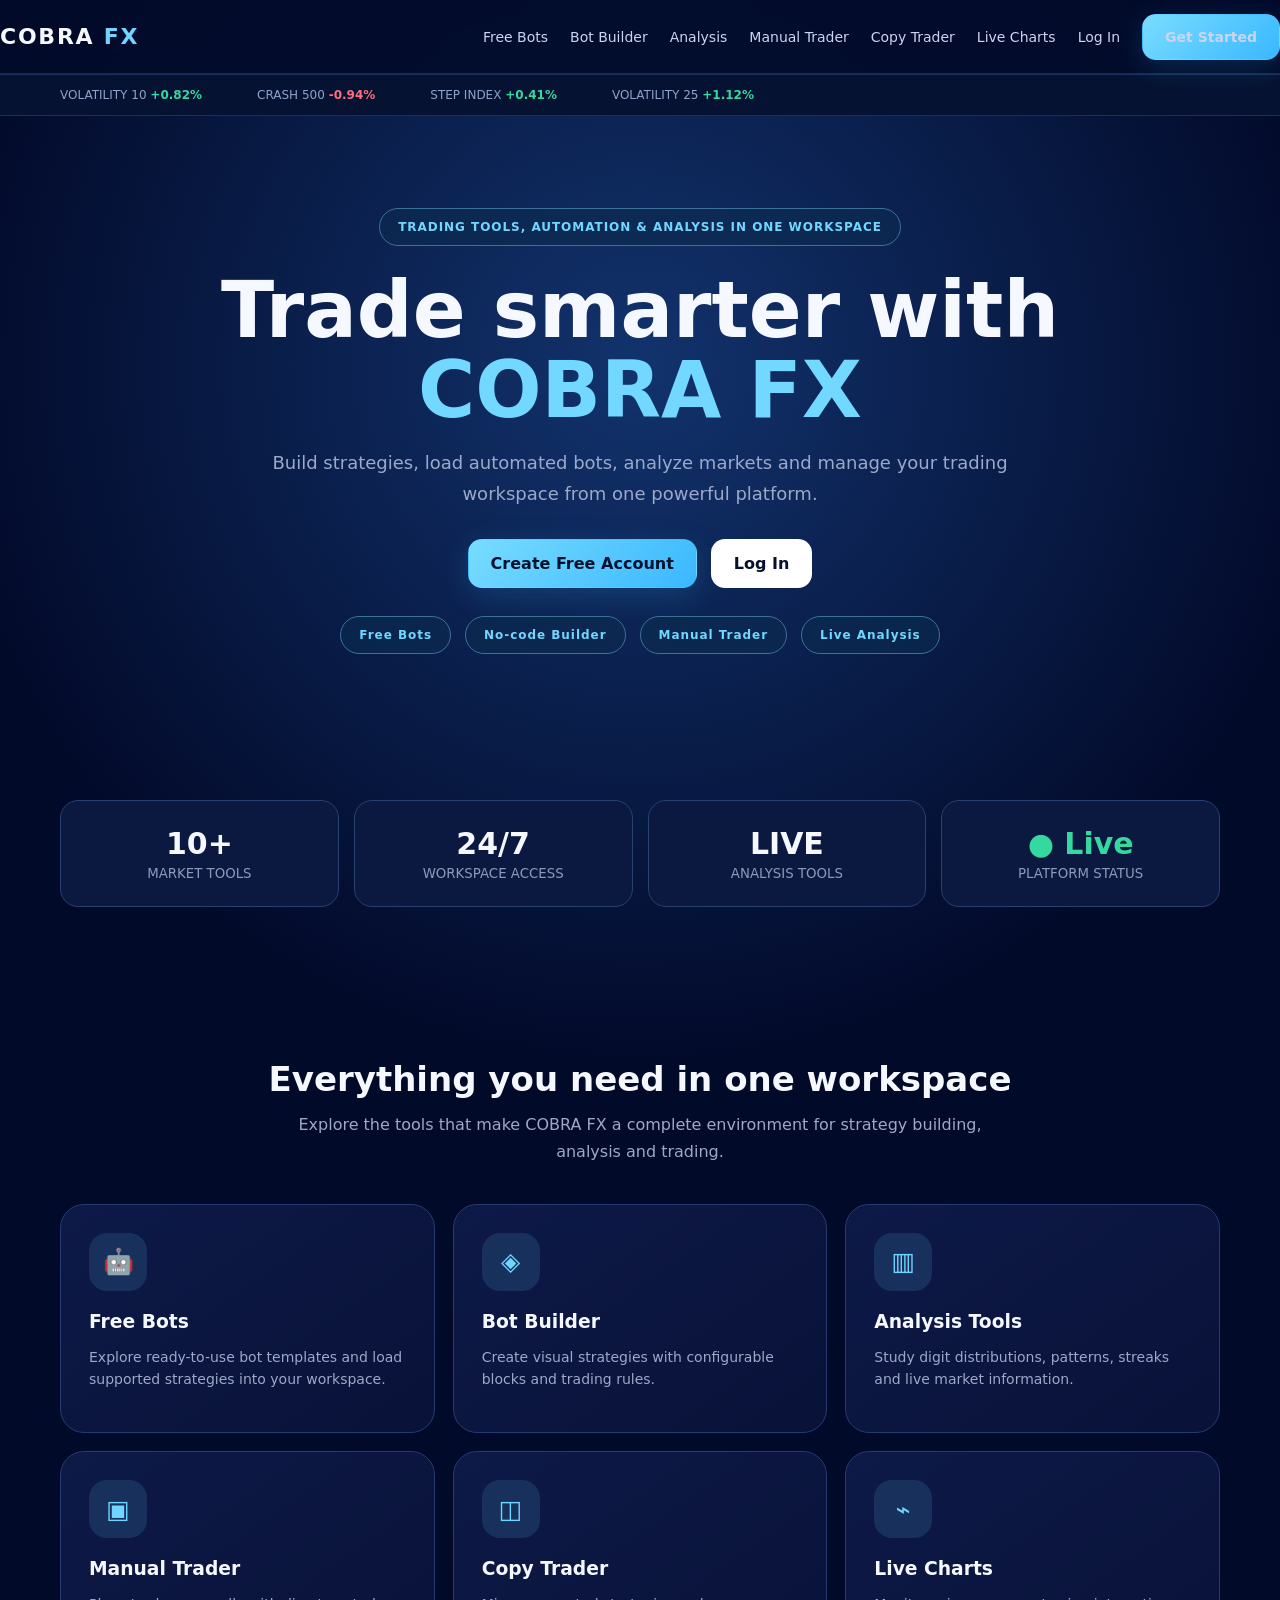
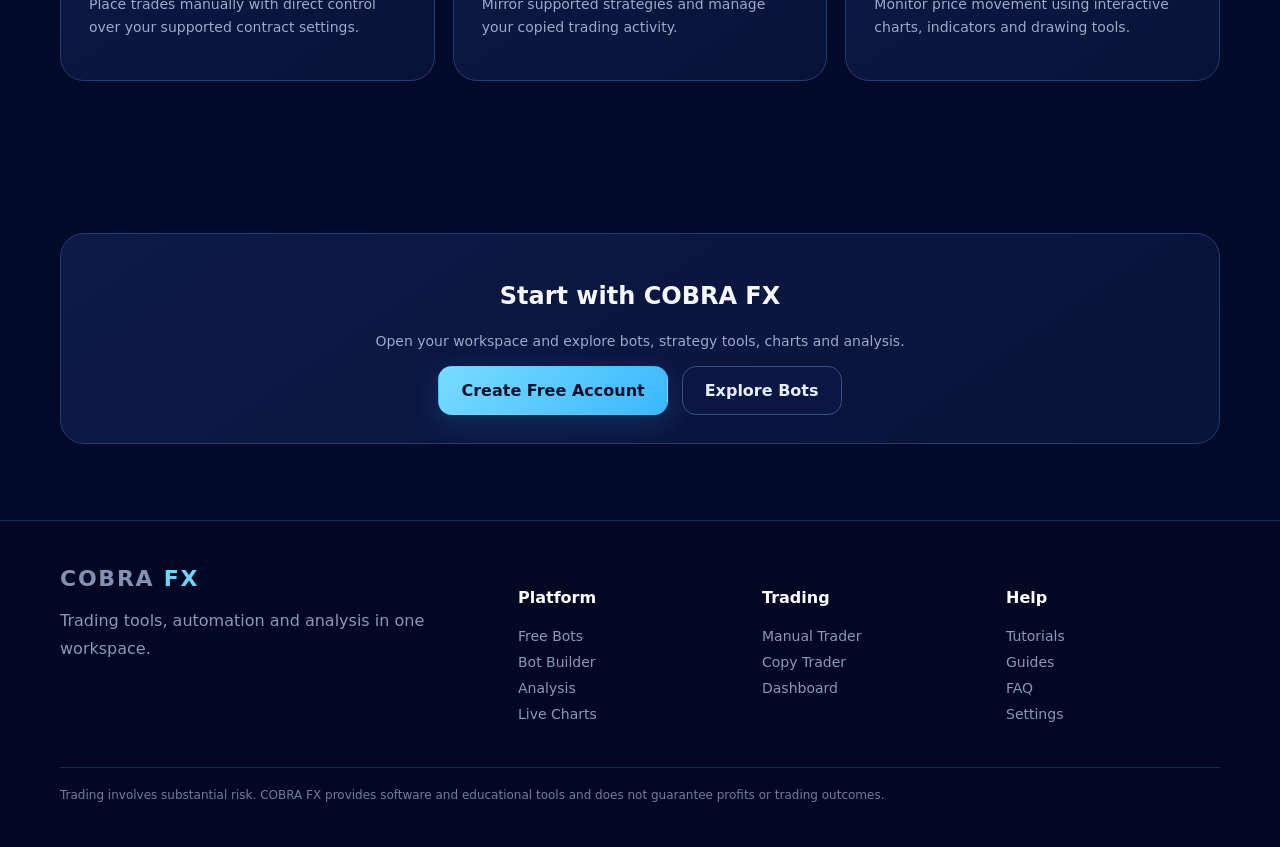
<file: index.html>
<!doctype html><html lang="en"><head><meta charset="utf-8"><meta name="viewport" content="width=device-width,initial-scale=1">
<title>Home | COBRA FX</title><link rel="stylesheet" href="styles.css"><link rel="manifest" href="manifest.webmanifest"></head><body>

<header class="topbar"><div class="container" style="display:flex;align-items:center;justify-content:space-between;width:100%">
<a class="logo" href="index.html">COBRA <span>FX</span></a>
<button class="menu-button btn btn-outline" data-menu aria-label="Open menu">☰</button><nav class="nav">
<a href="bots.html">Free Bots</a><a href="builder.html">Bot Builder</a><a href="analysis.html">Analysis</a>
<a href="manual.html">Manual Trader</a><a href="copy.html">Copy Trader</a><a href="charts.html">Live Charts</a>
<a href="login.html">Log In</a><a class="btn btn-primary" href="signup.html">Get Started</a>
</nav></div></header>
<div class="ticker"><div class="container ticker-inner">
<span>VOLATILITY 10 <b class="up">+0.82%</b></span><span>CRASH 500 <b class="down">-0.94%</b></span>
<span>STEP INDEX <b class="up">+0.41%</b></span><span>VOLATILITY 25 <b class="up">+1.12%</b></span>
</div></div>

<main>
<section class="hero"><div class="container"><span class="pill">TRADING TOOLS, AUTOMATION & ANALYSIS IN ONE WORKSPACE</span>
<h1>Trade smarter with <span style="color:#72d8ff">COBRA FX</span></h1>
<p>Build strategies, load automated bots, analyze markets and manage your trading workspace from one powerful platform.</p>
<div class="actions"><a class="btn btn-primary" href="signup.html">Create Free Account</a><a class="btn btn-light" href="login.html">Log In</a></div>
<div style="margin-top:28px" class="actions"><span class="pill">Free Bots</span><span class="pill">No-code Builder</span><span class="pill">Manual Trader</span><span class="pill">Live Analysis</span></div>
</div></section>
<section class="section"><div class="container"><div class="stats">
<div class="stat"><strong>10+</strong><small>MARKET TOOLS</small></div><div class="stat"><strong>24/7</strong><small>WORKSPACE ACCESS</small></div><div class="stat"><strong>LIVE</strong><small>ANALYSIS TOOLS</small></div><div class="stat"><strong class="up">● Live</strong><small>PLATFORM STATUS</small></div>
</div></div></section>
<section class="section"><div class="container"><h2 class="section-title">Everything you need in one workspace</h2><p class="section-sub">Explore the tools that make COBRA FX a complete environment for strategy building, analysis and trading.</p>
<div class="grid">
<div class="card"><div class="icon">🤖</div><h3>Free Bots</h3><p>Explore ready-to-use bot templates and load supported strategies into your workspace.</p></div>
<div class="card"><div class="icon">◈</div><h3>Bot Builder</h3><p>Create visual strategies with configurable blocks and trading rules.</p></div>
<div class="card"><div class="icon">▥</div><h3>Analysis Tools</h3><p>Study digit distributions, patterns, streaks and live market information.</p></div>
<div class="card"><div class="icon">▣</div><h3>Manual Trader</h3><p>Place trades manually with direct control over your supported contract settings.</p></div>
<div class="card"><div class="icon">◫</div><h3>Copy Trader</h3><p>Mirror supported strategies and manage your copied trading activity.</p></div>
<div class="card"><div class="icon">⌁</div><h3>Live Charts</h3><p>Monitor price movement using interactive charts, indicators and drawing tools.</p></div>
</div></div></section>
<section class="section"><div class="container"><div class="card" style="text-align:center"><h2>Start with COBRA FX</h2><p>Open your workspace and explore bots, strategy tools, charts and analysis.</p><div class="actions"><a class="btn btn-primary" href="signup.html">Create Free Account</a><a class="btn btn-outline" href="bots.html">Explore Bots</a></div></div></div></section>
</main>
<footer class="footer"><div class="container footer-grid">
<div><div class="logo">COBRA <span>FX</span></div><p style="color:#8998b9;line-height:1.7">Trading tools, automation and analysis in one workspace.</p></div>
<div><h4>Platform</h4><a href="bots.html">Free Bots</a><a href="builder.html">Bot Builder</a><a href="analysis.html">Analysis</a><a href="charts.html">Live Charts</a></div>
<div><h4>Trading</h4><a href="manual.html">Manual Trader</a><a href="copy.html">Copy Trader</a><a href="dashboard.html">Dashboard</a></div>
<div><h4>Help</h4><a href="tutorials.html">Tutorials</a><a href="guides.html">Guides</a><a href="faq.html">FAQ</a><a href="settings.html">Settings</a></div>
</div><div class="container" style="margin-top:35px;padding-top:20px;border-top:1px solid #172752;color:#6f7d9d;font-size:12px">
Trading involves substantial risk. COBRA FX provides software and educational tools and does not guarantee profits or trading outcomes.
</div></footer>
<script src="app.js"></script><script>if("serviceWorker" in navigator){navigator.serviceWorker.register("sw.js").catch(()=>{});}</script></body></html>
</file>
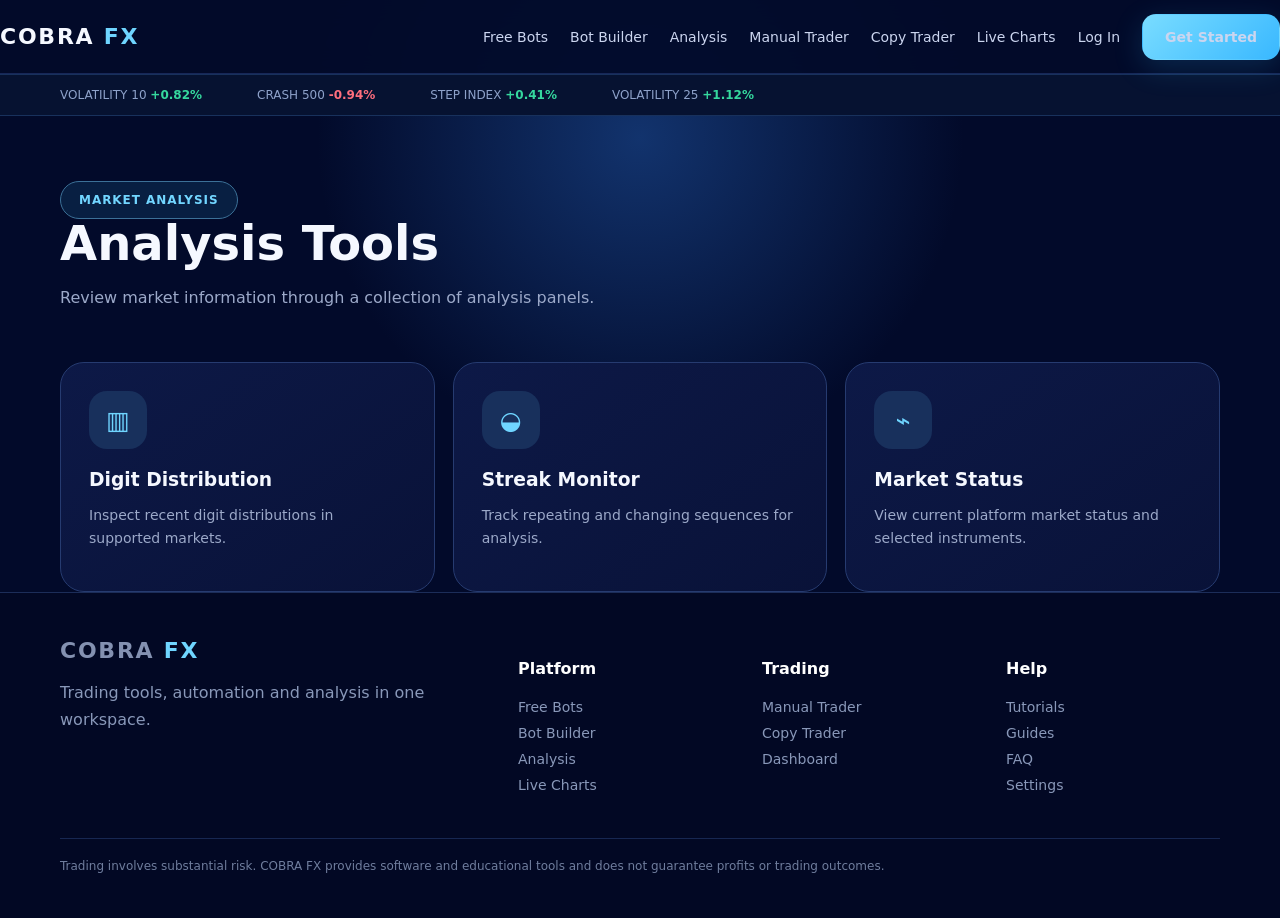
<file: analysis.html>
<!doctype html><html lang="en"><head><meta charset="utf-8"><meta name="viewport" content="width=device-width,initial-scale=1">
<title>Analysis Tools | COBRA FX</title><link rel="stylesheet" href="styles.css"><link rel="manifest" href="manifest.webmanifest"></head><body>

<header class="topbar"><div class="container" style="display:flex;align-items:center;justify-content:space-between;width:100%">
<a class="logo" href="index.html">COBRA <span>FX</span></a>
<button class="menu-button btn btn-outline" data-menu aria-label="Open menu">☰</button><nav class="nav">
<a href="bots.html">Free Bots</a><a href="builder.html">Bot Builder</a><a href="analysis.html">Analysis</a>
<a href="manual.html">Manual Trader</a><a href="copy.html">Copy Trader</a><a href="charts.html">Live Charts</a>
<a href="login.html">Log In</a><a class="btn btn-primary" href="signup.html">Get Started</a>
</nav></div></header>
<div class="ticker"><div class="container ticker-inner">
<span>VOLATILITY 10 <b class="up">+0.82%</b></span><span>CRASH 500 <b class="down">-0.94%</b></span>
<span>STEP INDEX <b class="up">+0.41%</b></span><span>VOLATILITY 25 <b class="up">+1.12%</b></span>
</div></div>
<main class="container"><div class="pagehead"><span class="pill">MARKET ANALYSIS</span><h1>Analysis Tools</h1><p>Review market information through a collection of analysis panels.</p></div><div class="grid">
<div class="card"><div class="icon">▥</div><h3>Digit Distribution</h3><p>Inspect recent digit distributions in supported markets.</p></div>
<div class="card"><div class="icon">◒</div><h3>Streak Monitor</h3><p>Track repeating and changing sequences for analysis.</p></div>
<div class="card"><div class="icon">⌁</div><h3>Market Status</h3><p>View current platform market status and selected instruments.</p></div></div></main>
<footer class="footer"><div class="container footer-grid">
<div><div class="logo">COBRA <span>FX</span></div><p style="color:#8998b9;line-height:1.7">Trading tools, automation and analysis in one workspace.</p></div>
<div><h4>Platform</h4><a href="bots.html">Free Bots</a><a href="builder.html">Bot Builder</a><a href="analysis.html">Analysis</a><a href="charts.html">Live Charts</a></div>
<div><h4>Trading</h4><a href="manual.html">Manual Trader</a><a href="copy.html">Copy Trader</a><a href="dashboard.html">Dashboard</a></div>
<div><h4>Help</h4><a href="tutorials.html">Tutorials</a><a href="guides.html">Guides</a><a href="faq.html">FAQ</a><a href="settings.html">Settings</a></div>
</div><div class="container" style="margin-top:35px;padding-top:20px;border-top:1px solid #172752;color:#6f7d9d;font-size:12px">
Trading involves substantial risk. COBRA FX provides software and educational tools and does not guarantee profits or trading outcomes.
</div></footer>
<script src="app.js"></script><script>if("serviceWorker" in navigator){navigator.serviceWorker.register("sw.js").catch(()=>{});}</script></body></html>
</file>
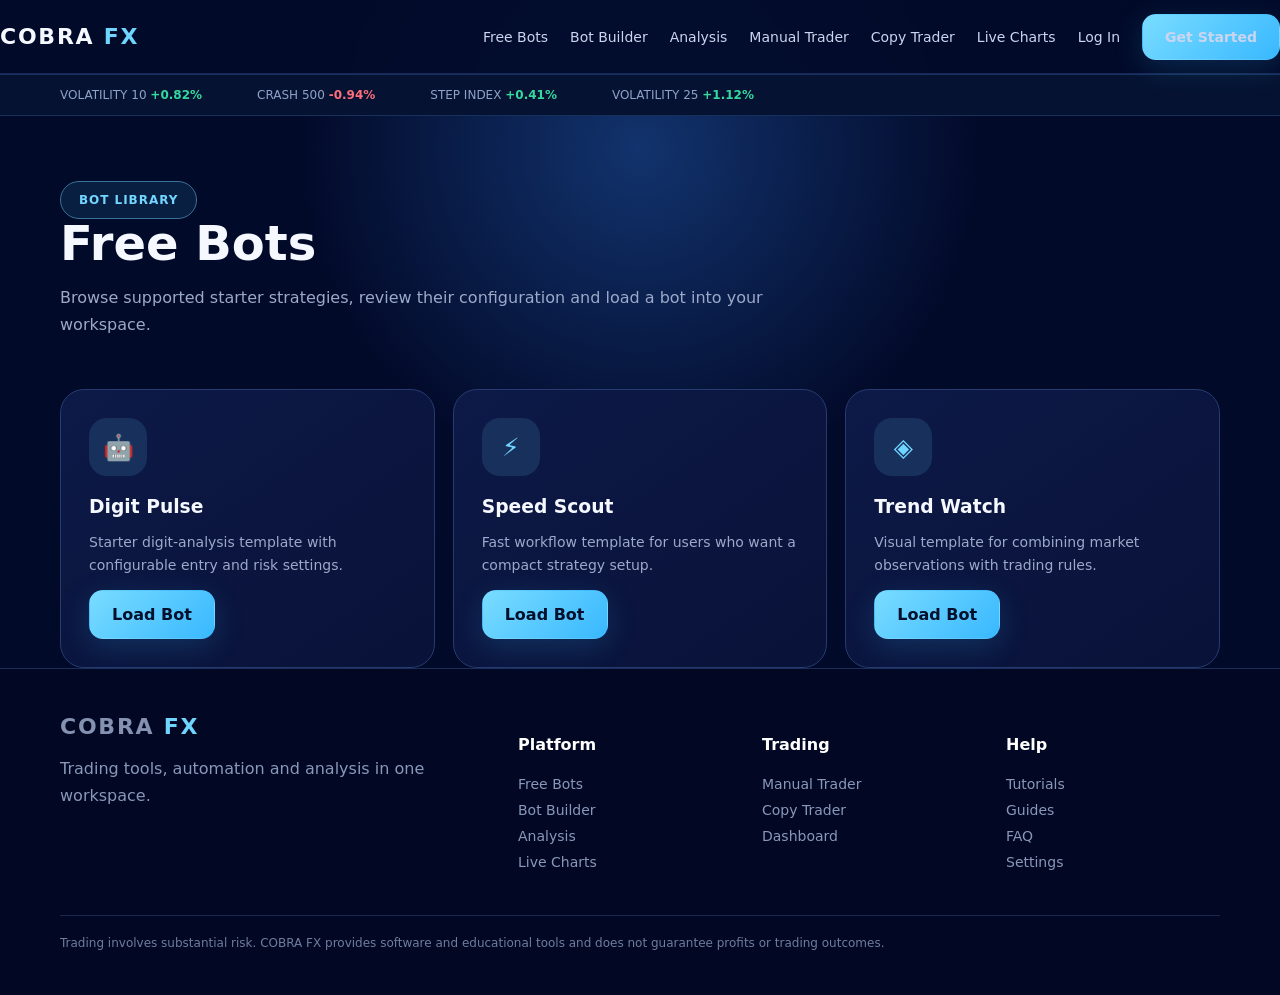
<file: bots.html>
<!doctype html><html lang="en"><head><meta charset="utf-8"><meta name="viewport" content="width=device-width,initial-scale=1">
<title>Free Bots | COBRA FX</title><link rel="stylesheet" href="styles.css"><link rel="manifest" href="manifest.webmanifest"></head><body>

<header class="topbar"><div class="container" style="display:flex;align-items:center;justify-content:space-between;width:100%">
<a class="logo" href="index.html">COBRA <span>FX</span></a>
<button class="menu-button btn btn-outline" data-menu aria-label="Open menu">☰</button><nav class="nav">
<a href="bots.html">Free Bots</a><a href="builder.html">Bot Builder</a><a href="analysis.html">Analysis</a>
<a href="manual.html">Manual Trader</a><a href="copy.html">Copy Trader</a><a href="charts.html">Live Charts</a>
<a href="login.html">Log In</a><a class="btn btn-primary" href="signup.html">Get Started</a>
</nav></div></header>
<div class="ticker"><div class="container ticker-inner">
<span>VOLATILITY 10 <b class="up">+0.82%</b></span><span>CRASH 500 <b class="down">-0.94%</b></span>
<span>STEP INDEX <b class="up">+0.41%</b></span><span>VOLATILITY 25 <b class="up">+1.12%</b></span>
</div></div>
<main class="container"><div class="pagehead"><span class="pill">BOT LIBRARY</span><h1>Free Bots</h1><p>Browse supported starter strategies, review their configuration and load a bot into your workspace.</p></div>
<div class="grid"><div class="card"><div class="icon">🤖</div><h3>Digit Pulse</h3><p>Starter digit-analysis template with configurable entry and risk settings.</p><a class="btn btn-primary" href="builder.html">Load Bot</a></div>
<div class="card"><div class="icon">⚡</div><h3>Speed Scout</h3><p>Fast workflow template for users who want a compact strategy setup.</p><a class="btn btn-primary" href="builder.html">Load Bot</a></div>
<div class="card"><div class="icon">◈</div><h3>Trend Watch</h3><p>Visual template for combining market observations with trading rules.</p><a class="btn btn-primary" href="builder.html">Load Bot</a></div></div></main>
<footer class="footer"><div class="container footer-grid">
<div><div class="logo">COBRA <span>FX</span></div><p style="color:#8998b9;line-height:1.7">Trading tools, automation and analysis in one workspace.</p></div>
<div><h4>Platform</h4><a href="bots.html">Free Bots</a><a href="builder.html">Bot Builder</a><a href="analysis.html">Analysis</a><a href="charts.html">Live Charts</a></div>
<div><h4>Trading</h4><a href="manual.html">Manual Trader</a><a href="copy.html">Copy Trader</a><a href="dashboard.html">Dashboard</a></div>
<div><h4>Help</h4><a href="tutorials.html">Tutorials</a><a href="guides.html">Guides</a><a href="faq.html">FAQ</a><a href="settings.html">Settings</a></div>
</div><div class="container" style="margin-top:35px;padding-top:20px;border-top:1px solid #172752;color:#6f7d9d;font-size:12px">
Trading involves substantial risk. COBRA FX provides software and educational tools and does not guarantee profits or trading outcomes.
</div></footer>
<script src="app.js"></script><script>if("serviceWorker" in navigator){navigator.serviceWorker.register("sw.js").catch(()=>{});}</script></body></html>
</file>
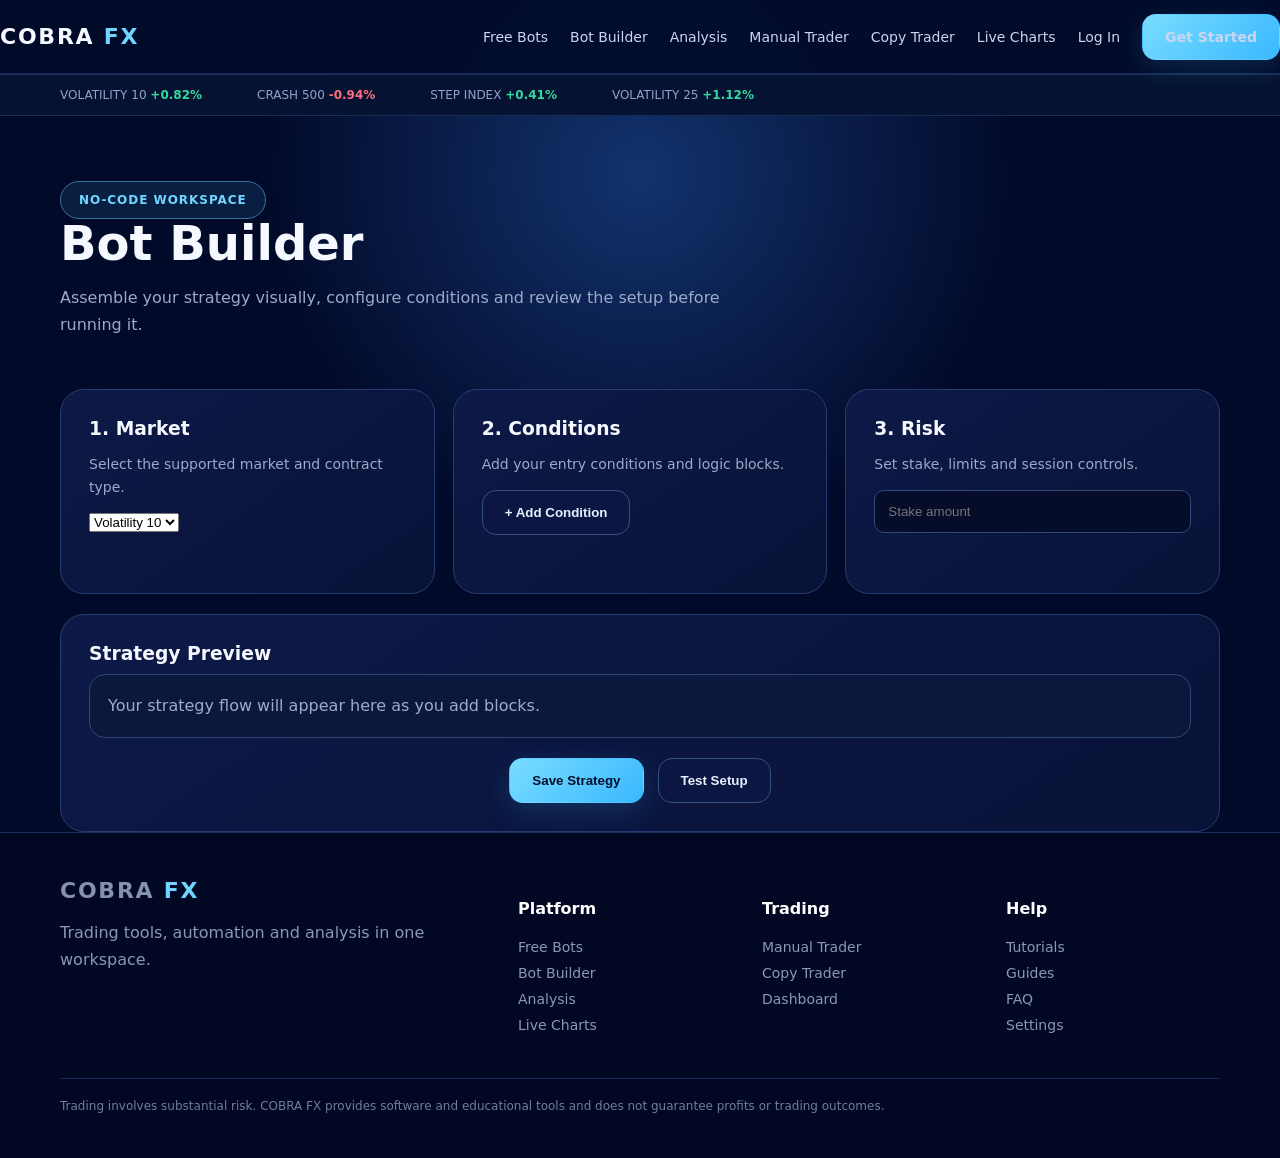
<file: builder.html>
<!doctype html><html lang="en"><head><meta charset="utf-8"><meta name="viewport" content="width=device-width,initial-scale=1">
<title>Bot Builder | COBRA FX</title><link rel="stylesheet" href="styles.css"><link rel="manifest" href="manifest.webmanifest"></head><body>

<header class="topbar"><div class="container" style="display:flex;align-items:center;justify-content:space-between;width:100%">
<a class="logo" href="index.html">COBRA <span>FX</span></a>
<button class="menu-button btn btn-outline" data-menu aria-label="Open menu">☰</button><nav class="nav">
<a href="bots.html">Free Bots</a><a href="builder.html">Bot Builder</a><a href="analysis.html">Analysis</a>
<a href="manual.html">Manual Trader</a><a href="copy.html">Copy Trader</a><a href="charts.html">Live Charts</a>
<a href="login.html">Log In</a><a class="btn btn-primary" href="signup.html">Get Started</a>
</nav></div></header>
<div class="ticker"><div class="container ticker-inner">
<span>VOLATILITY 10 <b class="up">+0.82%</b></span><span>CRASH 500 <b class="down">-0.94%</b></span>
<span>STEP INDEX <b class="up">+0.41%</b></span><span>VOLATILITY 25 <b class="up">+1.12%</b></span>
</div></div>
<main class="container"><div class="pagehead"><span class="pill">NO-CODE WORKSPACE</span><h1>Bot Builder</h1><p>Assemble your strategy visually, configure conditions and review the setup before running it.</p></div>
<div class="grid"><div class="card"><h3>1. Market</h3><p>Select the supported market and contract type.</p><select><option>Volatility 10</option><option>Crash 500</option><option>Step Index</option></select></div>
<div class="card"><h3>2. Conditions</h3><p>Add your entry conditions and logic blocks.</p><button class="btn btn-outline">+ Add Condition</button></div>
<div class="card"><h3>3. Risk</h3><p>Set stake, limits and session controls.</p><input style="width:100%;padding:13px;border-radius:10px;background:#050d2a;color:#fff;border:1px solid #334a79" placeholder="Stake amount"></div></div>
<div style="margin-top:20px" class="card"><h3>Strategy Preview</h3><div class="notice">Your strategy flow will appear here as you add blocks.</div><div class="actions" style="margin-top:20px"><button class="btn btn-primary">Save Strategy</button><button class="btn btn-outline">Test Setup</button></div></div></main>
<footer class="footer"><div class="container footer-grid">
<div><div class="logo">COBRA <span>FX</span></div><p style="color:#8998b9;line-height:1.7">Trading tools, automation and analysis in one workspace.</p></div>
<div><h4>Platform</h4><a href="bots.html">Free Bots</a><a href="builder.html">Bot Builder</a><a href="analysis.html">Analysis</a><a href="charts.html">Live Charts</a></div>
<div><h4>Trading</h4><a href="manual.html">Manual Trader</a><a href="copy.html">Copy Trader</a><a href="dashboard.html">Dashboard</a></div>
<div><h4>Help</h4><a href="tutorials.html">Tutorials</a><a href="guides.html">Guides</a><a href="faq.html">FAQ</a><a href="settings.html">Settings</a></div>
</div><div class="container" style="margin-top:35px;padding-top:20px;border-top:1px solid #172752;color:#6f7d9d;font-size:12px">
Trading involves substantial risk. COBRA FX provides software and educational tools and does not guarantee profits or trading outcomes.
</div></footer>
<script src="app.js"></script><script>if("serviceWorker" in navigator){navigator.serviceWorker.register("sw.js").catch(()=>{});}</script></body></html>
</file>
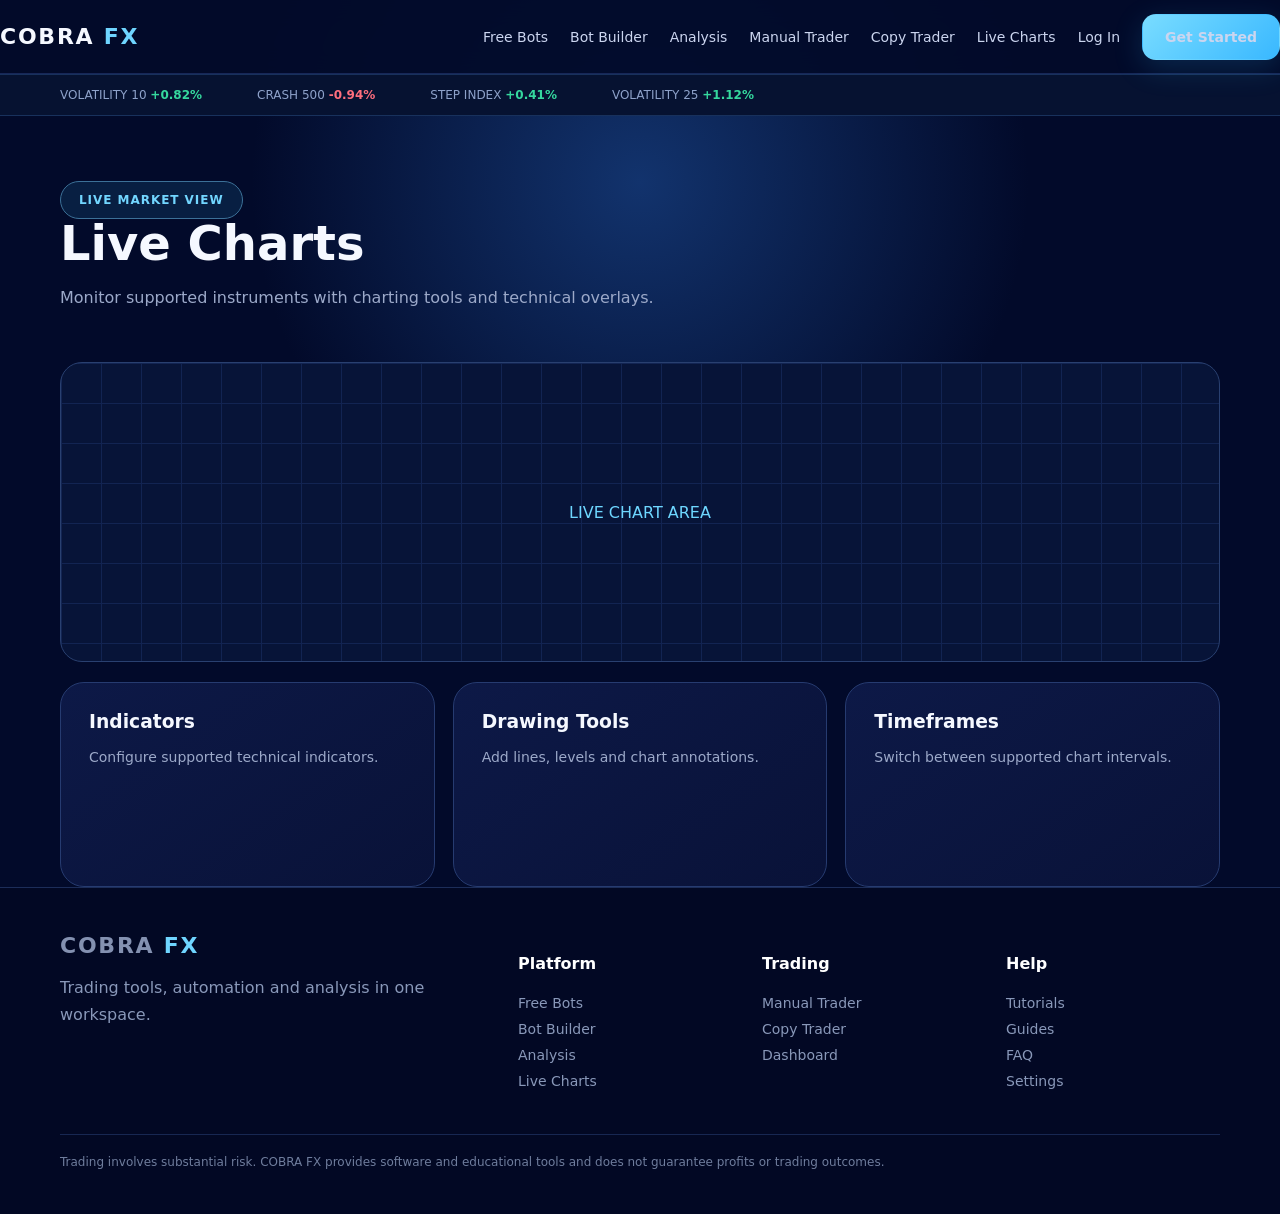
<file: charts.html>
<!doctype html><html lang="en"><head><meta charset="utf-8"><meta name="viewport" content="width=device-width,initial-scale=1">
<title>Live Charts | COBRA FX</title><link rel="stylesheet" href="styles.css"><link rel="manifest" href="manifest.webmanifest"></head><body>

<header class="topbar"><div class="container" style="display:flex;align-items:center;justify-content:space-between;width:100%">
<a class="logo" href="index.html">COBRA <span>FX</span></a>
<button class="menu-button btn btn-outline" data-menu aria-label="Open menu">☰</button><nav class="nav">
<a href="bots.html">Free Bots</a><a href="builder.html">Bot Builder</a><a href="analysis.html">Analysis</a>
<a href="manual.html">Manual Trader</a><a href="copy.html">Copy Trader</a><a href="charts.html">Live Charts</a>
<a href="login.html">Log In</a><a class="btn btn-primary" href="signup.html">Get Started</a>
</nav></div></header>
<div class="ticker"><div class="container ticker-inner">
<span>VOLATILITY 10 <b class="up">+0.82%</b></span><span>CRASH 500 <b class="down">-0.94%</b></span>
<span>STEP INDEX <b class="up">+0.41%</b></span><span>VOLATILITY 25 <b class="up">+1.12%</b></span>
</div></div>
<main class="container"><div class="pagehead"><span class="pill">LIVE MARKET VIEW</span><h1>Live Charts</h1><p>Monitor supported instruments with charting tools and technical overlays.</p></div><div class="chart">LIVE CHART AREA</div><div class="grid" style="margin-top:20px"><div class="card"><h3>Indicators</h3><p>Configure supported technical indicators.</p></div><div class="card"><h3>Drawing Tools</h3><p>Add lines, levels and chart annotations.</p></div><div class="card"><h3>Timeframes</h3><p>Switch between supported chart intervals.</p></div></div></main>
<footer class="footer"><div class="container footer-grid">
<div><div class="logo">COBRA <span>FX</span></div><p style="color:#8998b9;line-height:1.7">Trading tools, automation and analysis in one workspace.</p></div>
<div><h4>Platform</h4><a href="bots.html">Free Bots</a><a href="builder.html">Bot Builder</a><a href="analysis.html">Analysis</a><a href="charts.html">Live Charts</a></div>
<div><h4>Trading</h4><a href="manual.html">Manual Trader</a><a href="copy.html">Copy Trader</a><a href="dashboard.html">Dashboard</a></div>
<div><h4>Help</h4><a href="tutorials.html">Tutorials</a><a href="guides.html">Guides</a><a href="faq.html">FAQ</a><a href="settings.html">Settings</a></div>
</div><div class="container" style="margin-top:35px;padding-top:20px;border-top:1px solid #172752;color:#6f7d9d;font-size:12px">
Trading involves substantial risk. COBRA FX provides software and educational tools and does not guarantee profits or trading outcomes.
</div></footer>
<script src="app.js"></script><script>if("serviceWorker" in navigator){navigator.serviceWorker.register("sw.js").catch(()=>{});}</script></body></html>
</file>
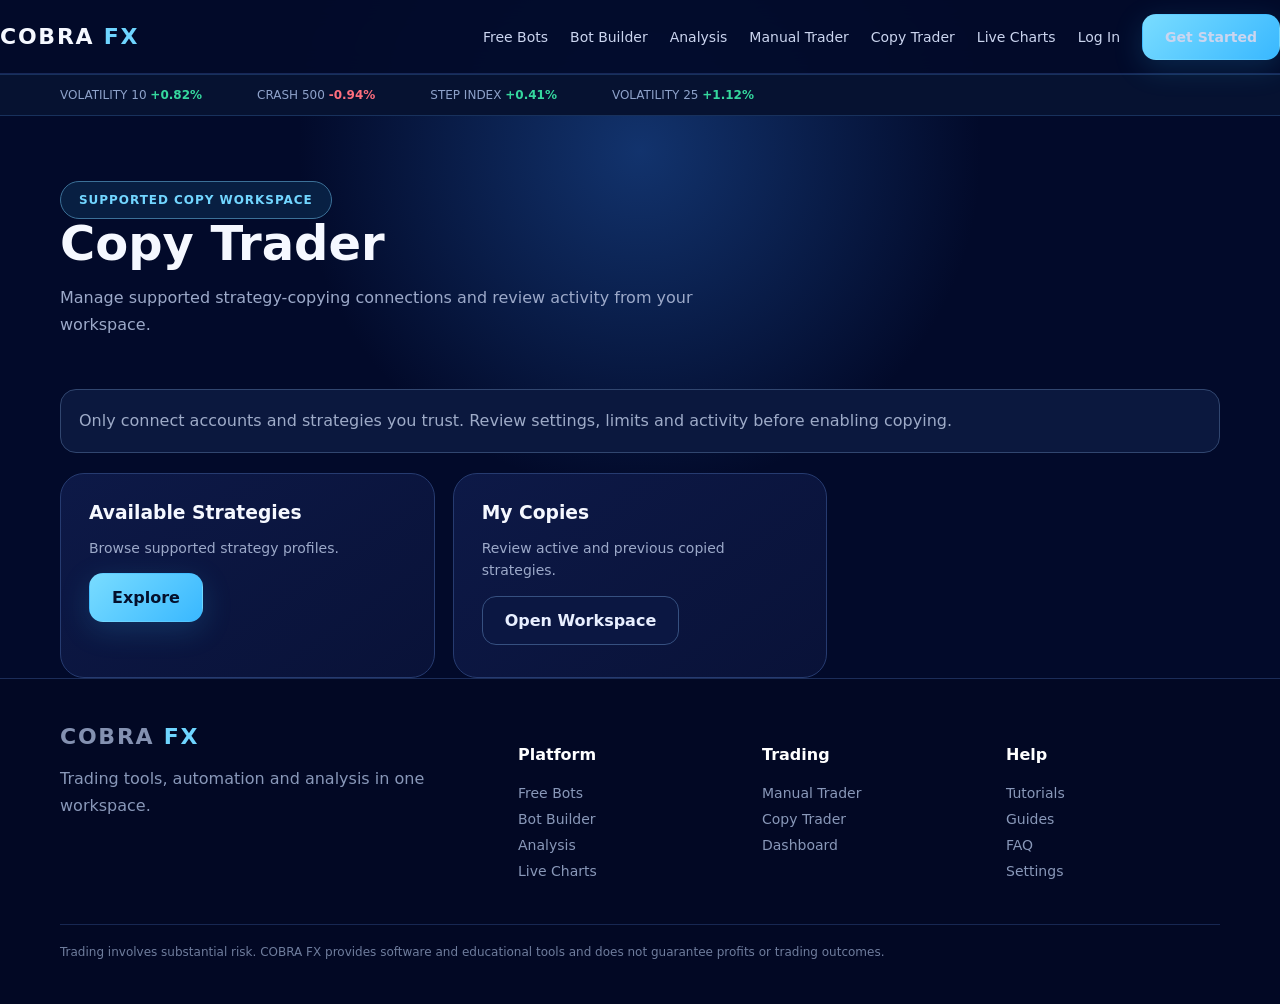
<file: copy.html>
<!doctype html><html lang="en"><head><meta charset="utf-8"><meta name="viewport" content="width=device-width,initial-scale=1">
<title>Copy Trader | COBRA FX</title><link rel="stylesheet" href="styles.css"><link rel="manifest" href="manifest.webmanifest"></head><body>

<header class="topbar"><div class="container" style="display:flex;align-items:center;justify-content:space-between;width:100%">
<a class="logo" href="index.html">COBRA <span>FX</span></a>
<button class="menu-button btn btn-outline" data-menu aria-label="Open menu">☰</button><nav class="nav">
<a href="bots.html">Free Bots</a><a href="builder.html">Bot Builder</a><a href="analysis.html">Analysis</a>
<a href="manual.html">Manual Trader</a><a href="copy.html">Copy Trader</a><a href="charts.html">Live Charts</a>
<a href="login.html">Log In</a><a class="btn btn-primary" href="signup.html">Get Started</a>
</nav></div></header>
<div class="ticker"><div class="container ticker-inner">
<span>VOLATILITY 10 <b class="up">+0.82%</b></span><span>CRASH 500 <b class="down">-0.94%</b></span>
<span>STEP INDEX <b class="up">+0.41%</b></span><span>VOLATILITY 25 <b class="up">+1.12%</b></span>
</div></div>
<main class="container"><div class="pagehead"><span class="pill">SUPPORTED COPY WORKSPACE</span><h1>Copy Trader</h1><p>Manage supported strategy-copying connections and review activity from your workspace.</p></div><div class="notice">Only connect accounts and strategies you trust. Review settings, limits and activity before enabling copying.</div><div class="grid" style="margin-top:20px"><div class="card"><h3>Available Strategies</h3><p>Browse supported strategy profiles.</p><a class="btn btn-primary" href="#">Explore</a></div><div class="card"><h3>My Copies</h3><p>Review active and previous copied strategies.</p><a class="btn btn-outline" href="dashboard.html">Open Workspace</a></div></div></main>
<footer class="footer"><div class="container footer-grid">
<div><div class="logo">COBRA <span>FX</span></div><p style="color:#8998b9;line-height:1.7">Trading tools, automation and analysis in one workspace.</p></div>
<div><h4>Platform</h4><a href="bots.html">Free Bots</a><a href="builder.html">Bot Builder</a><a href="analysis.html">Analysis</a><a href="charts.html">Live Charts</a></div>
<div><h4>Trading</h4><a href="manual.html">Manual Trader</a><a href="copy.html">Copy Trader</a><a href="dashboard.html">Dashboard</a></div>
<div><h4>Help</h4><a href="tutorials.html">Tutorials</a><a href="guides.html">Guides</a><a href="faq.html">FAQ</a><a href="settings.html">Settings</a></div>
</div><div class="container" style="margin-top:35px;padding-top:20px;border-top:1px solid #172752;color:#6f7d9d;font-size:12px">
Trading involves substantial risk. COBRA FX provides software and educational tools and does not guarantee profits or trading outcomes.
</div></footer>
<script src="app.js"></script><script>if("serviceWorker" in navigator){navigator.serviceWorker.register("sw.js").catch(()=>{});}</script></body></html>
</file>
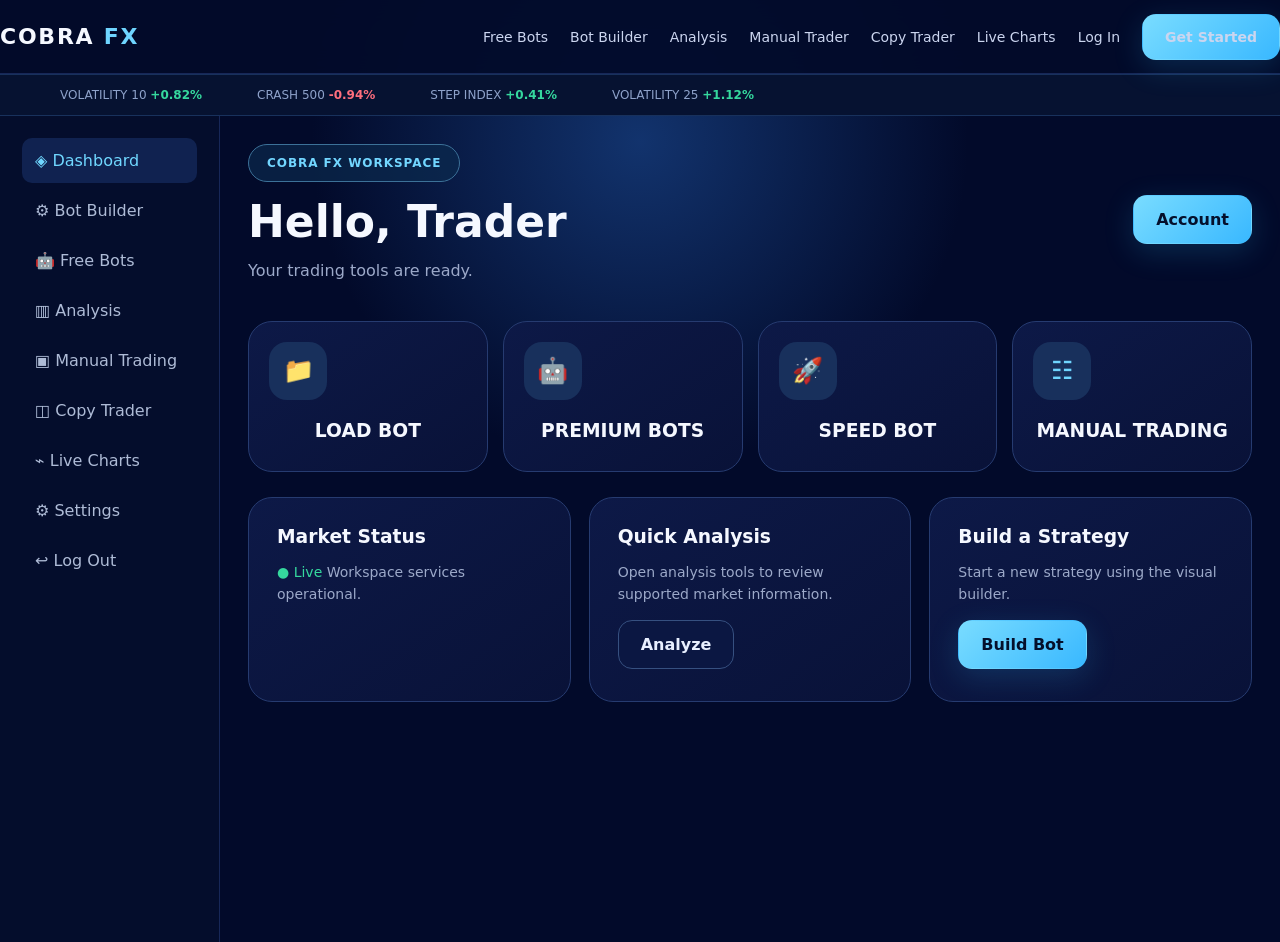
<file: dashboard.html>
<!doctype html><html lang="en"><head><meta charset="utf-8"><meta name="viewport" content="width=device-width,initial-scale=1">
<title>Dashboard | COBRA FX</title><link rel="stylesheet" href="styles.css"><link rel="manifest" href="manifest.webmanifest"></head><body>

<header class="topbar"><div class="container" style="display:flex;align-items:center;justify-content:space-between;width:100%">
<a class="logo" href="index.html">COBRA <span>FX</span></a>
<button class="menu-button btn btn-outline" data-menu aria-label="Open menu">☰</button><nav class="nav">
<a href="bots.html">Free Bots</a><a href="builder.html">Bot Builder</a><a href="analysis.html">Analysis</a>
<a href="manual.html">Manual Trader</a><a href="copy.html">Copy Trader</a><a href="charts.html">Live Charts</a>
<a href="login.html">Log In</a><a class="btn btn-primary" href="signup.html">Get Started</a>
</nav></div></header>
<div class="ticker"><div class="container ticker-inner">
<span>VOLATILITY 10 <b class="up">+0.82%</b></span><span>CRASH 500 <b class="down">-0.94%</b></span>
<span>STEP INDEX <b class="up">+0.41%</b></span><span>VOLATILITY 25 <b class="up">+1.12%</b></span>
</div></div>

<main class="dashboard"><aside class="side">
<a class="active" href="dashboard.html">◈ Dashboard</a><a href="builder.html">⚙ Bot Builder</a><a href="bots.html">🤖 Free Bots</a>
<a href="analysis.html">▥ Analysis</a><a href="manual.html">▣ Manual Trading</a><a href="copy.html">◫ Copy Trader</a><a href="charts.html">⌁ Live Charts</a>
<a href="settings.html">⚙ Settings</a><a href="index.html">↩ Log Out</a>
</aside><section class="main">
<div style="display:flex;justify-content:space-between;gap:15px;align-items:center;flex-wrap:wrap"><div><span class="pill">COBRA FX WORKSPACE</span><h1 style="font-size:44px;margin:18px 0 8px">Hello, Trader</h1><p style="color:#9ca9c9">Your trading tools are ready.</p></div><a class="btn btn-primary" href="settings.html">Account</a></div>
<div class="quick" style="margin-top:25px"><a class="card" href="bots.html"><div class="icon">📁</div><h3>LOAD BOT</h3></a><a class="card" href="#"><div class="icon">🤖</div><h3>PREMIUM BOTS</h3></a><a class="card" href="#"><div class="icon">🚀</div><h3>SPEED BOT</h3></a><a class="card" href="manual.html"><div class="icon">☷</div><h3>MANUAL TRADING</h3></a></div>
<div style="margin-top:25px" class="grid"><div class="card"><h3>Market Status</h3><p><span class="up">● Live</span> Workspace services operational.</p></div><div class="card"><h3>Quick Analysis</h3><p>Open analysis tools to review supported market information.</p><a class="btn btn-outline" href="analysis.html">Analyze</a></div><div class="card"><h3>Build a Strategy</h3><p>Start a new strategy using the visual builder.</p><a class="btn btn-primary" href="builder.html">Build Bot</a></div></div>
</section></main>
<script src="app.js"></script><script>if("serviceWorker" in navigator){navigator.serviceWorker.register("sw.js").catch(()=>{});}</script></body></html>
</file>
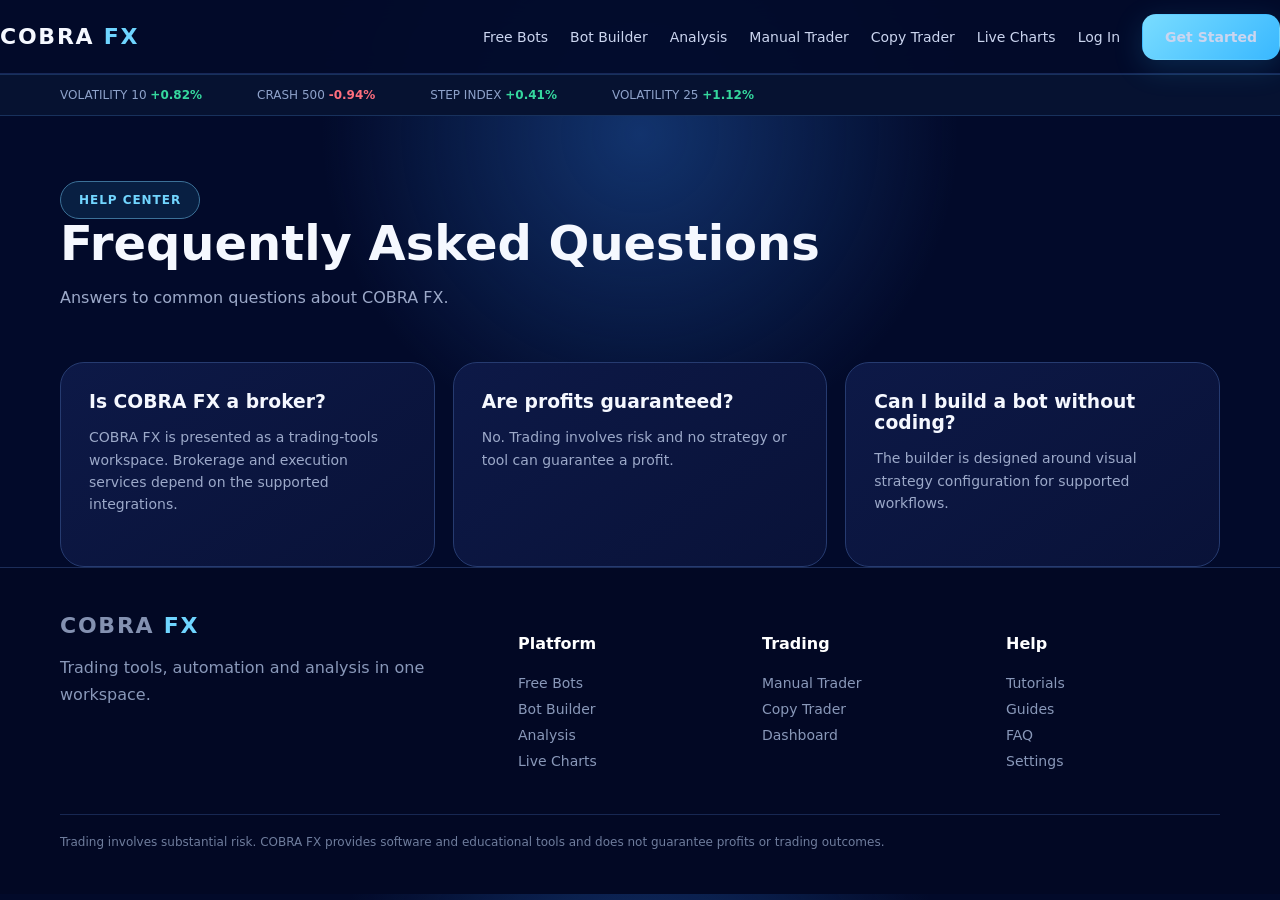
<file: faq.html>
<!doctype html><html lang="en"><head><meta charset="utf-8"><meta name="viewport" content="width=device-width,initial-scale=1">
<title>FAQ | COBRA FX</title><link rel="stylesheet" href="styles.css"><link rel="manifest" href="manifest.webmanifest"></head><body>

<header class="topbar"><div class="container" style="display:flex;align-items:center;justify-content:space-between;width:100%">
<a class="logo" href="index.html">COBRA <span>FX</span></a>
<button class="menu-button btn btn-outline" data-menu aria-label="Open menu">☰</button><nav class="nav">
<a href="bots.html">Free Bots</a><a href="builder.html">Bot Builder</a><a href="analysis.html">Analysis</a>
<a href="manual.html">Manual Trader</a><a href="copy.html">Copy Trader</a><a href="charts.html">Live Charts</a>
<a href="login.html">Log In</a><a class="btn btn-primary" href="signup.html">Get Started</a>
</nav></div></header>
<div class="ticker"><div class="container ticker-inner">
<span>VOLATILITY 10 <b class="up">+0.82%</b></span><span>CRASH 500 <b class="down">-0.94%</b></span>
<span>STEP INDEX <b class="up">+0.41%</b></span><span>VOLATILITY 25 <b class="up">+1.12%</b></span>
</div></div>
<main class="container"><div class="pagehead"><span class="pill">HELP CENTER</span><h1>Frequently Asked Questions</h1><p>Answers to common questions about COBRA FX.</p></div><div class="grid"><div class="card"><h3>Is COBRA FX a broker?</h3><p>COBRA FX is presented as a trading-tools workspace. Brokerage and execution services depend on the supported integrations.</p></div><div class="card"><h3>Are profits guaranteed?</h3><p>No. Trading involves risk and no strategy or tool can guarantee a profit.</p></div><div class="card"><h3>Can I build a bot without coding?</h3><p>The builder is designed around visual strategy configuration for supported workflows.</p></div></div></main>
<footer class="footer"><div class="container footer-grid">
<div><div class="logo">COBRA <span>FX</span></div><p style="color:#8998b9;line-height:1.7">Trading tools, automation and analysis in one workspace.</p></div>
<div><h4>Platform</h4><a href="bots.html">Free Bots</a><a href="builder.html">Bot Builder</a><a href="analysis.html">Analysis</a><a href="charts.html">Live Charts</a></div>
<div><h4>Trading</h4><a href="manual.html">Manual Trader</a><a href="copy.html">Copy Trader</a><a href="dashboard.html">Dashboard</a></div>
<div><h4>Help</h4><a href="tutorials.html">Tutorials</a><a href="guides.html">Guides</a><a href="faq.html">FAQ</a><a href="settings.html">Settings</a></div>
</div><div class="container" style="margin-top:35px;padding-top:20px;border-top:1px solid #172752;color:#6f7d9d;font-size:12px">
Trading involves substantial risk. COBRA FX provides software and educational tools and does not guarantee profits or trading outcomes.
</div></footer>
<script src="app.js"></script><script>if("serviceWorker" in navigator){navigator.serviceWorker.register("sw.js").catch(()=>{});}</script></body></html>
</file>
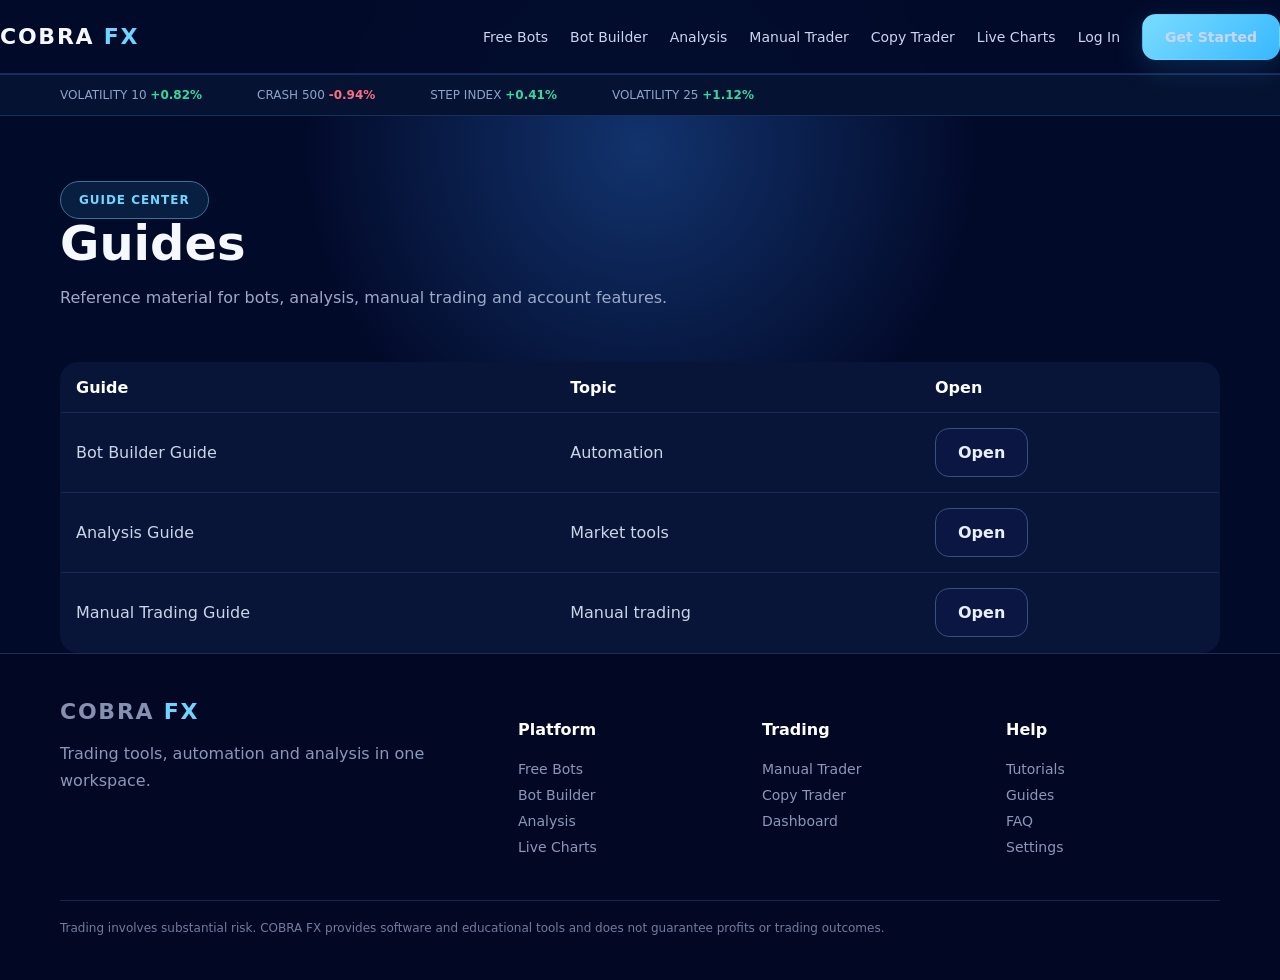
<file: guides.html>
<!doctype html><html lang="en"><head><meta charset="utf-8"><meta name="viewport" content="width=device-width,initial-scale=1">
<title>Guides | COBRA FX</title><link rel="stylesheet" href="styles.css"><link rel="manifest" href="manifest.webmanifest"></head><body>

<header class="topbar"><div class="container" style="display:flex;align-items:center;justify-content:space-between;width:100%">
<a class="logo" href="index.html">COBRA <span>FX</span></a>
<button class="menu-button btn btn-outline" data-menu aria-label="Open menu">☰</button><nav class="nav">
<a href="bots.html">Free Bots</a><a href="builder.html">Bot Builder</a><a href="analysis.html">Analysis</a>
<a href="manual.html">Manual Trader</a><a href="copy.html">Copy Trader</a><a href="charts.html">Live Charts</a>
<a href="login.html">Log In</a><a class="btn btn-primary" href="signup.html">Get Started</a>
</nav></div></header>
<div class="ticker"><div class="container ticker-inner">
<span>VOLATILITY 10 <b class="up">+0.82%</b></span><span>CRASH 500 <b class="down">-0.94%</b></span>
<span>STEP INDEX <b class="up">+0.41%</b></span><span>VOLATILITY 25 <b class="up">+1.12%</b></span>
</div></div>
<main class="container"><div class="pagehead"><span class="pill">GUIDE CENTER</span><h1>Guides</h1><p>Reference material for bots, analysis, manual trading and account features.</p></div><table class="table"><tr><th>Guide</th><th>Topic</th><th>Open</th></tr><tr><td>Bot Builder Guide</td><td>Automation</td><td><a class="btn btn-outline" href="builder.html">Open</a></td></tr><tr><td>Analysis Guide</td><td>Market tools</td><td><a class="btn btn-outline" href="analysis.html">Open</a></td></tr><tr><td>Manual Trading Guide</td><td>Manual trading</td><td><a class="btn btn-outline" href="manual.html">Open</a></td></tr></table></main>
<footer class="footer"><div class="container footer-grid">
<div><div class="logo">COBRA <span>FX</span></div><p style="color:#8998b9;line-height:1.7">Trading tools, automation and analysis in one workspace.</p></div>
<div><h4>Platform</h4><a href="bots.html">Free Bots</a><a href="builder.html">Bot Builder</a><a href="analysis.html">Analysis</a><a href="charts.html">Live Charts</a></div>
<div><h4>Trading</h4><a href="manual.html">Manual Trader</a><a href="copy.html">Copy Trader</a><a href="dashboard.html">Dashboard</a></div>
<div><h4>Help</h4><a href="tutorials.html">Tutorials</a><a href="guides.html">Guides</a><a href="faq.html">FAQ</a><a href="settings.html">Settings</a></div>
</div><div class="container" style="margin-top:35px;padding-top:20px;border-top:1px solid #172752;color:#6f7d9d;font-size:12px">
Trading involves substantial risk. COBRA FX provides software and educational tools and does not guarantee profits or trading outcomes.
</div></footer>
<script src="app.js"></script><script>if("serviceWorker" in navigator){navigator.serviceWorker.register("sw.js").catch(()=>{});}</script></body></html>
</file>
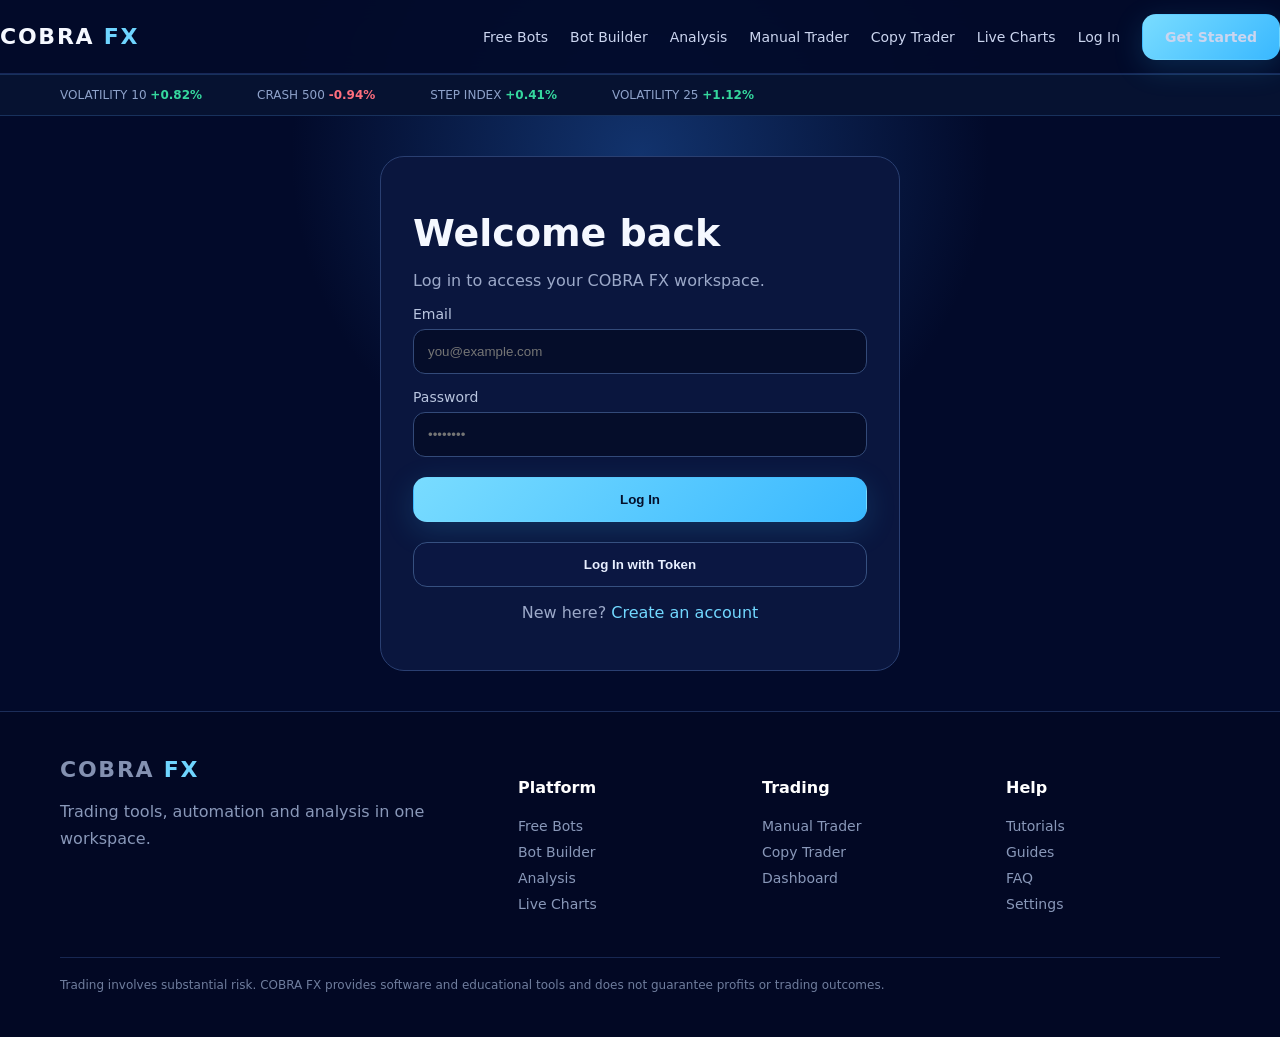
<file: login.html>
<!doctype html><html lang="en"><head><meta charset="utf-8"><meta name="viewport" content="width=device-width,initial-scale=1">
<title>Log In | COBRA FX</title><link rel="stylesheet" href="styles.css"><link rel="manifest" href="manifest.webmanifest"></head><body>

<header class="topbar"><div class="container" style="display:flex;align-items:center;justify-content:space-between;width:100%">
<a class="logo" href="index.html">COBRA <span>FX</span></a>
<button class="menu-button btn btn-outline" data-menu aria-label="Open menu">☰</button><nav class="nav">
<a href="bots.html">Free Bots</a><a href="builder.html">Bot Builder</a><a href="analysis.html">Analysis</a>
<a href="manual.html">Manual Trader</a><a href="copy.html">Copy Trader</a><a href="charts.html">Live Charts</a>
<a href="login.html">Log In</a><a class="btn btn-primary" href="signup.html">Get Started</a>
</nav></div></header>
<div class="ticker"><div class="container ticker-inner">
<span>VOLATILITY 10 <b class="up">+0.82%</b></span><span>CRASH 500 <b class="down">-0.94%</b></span>
<span>STEP INDEX <b class="up">+0.41%</b></span><span>VOLATILITY 25 <b class="up">+1.12%</b></span>
</div></div>
<main class="container"><div class="form"><h1 style="font-size:38px">Welcome back</h1><p style="color:#9ca9c9">Log in to access your COBRA FX workspace.</p><label>Email</label><input type="email" placeholder="you@example.com"><label>Password</label><input type="password" placeholder="••••••••"><button class="btn btn-primary">Log In</button><button class="btn btn-outline">Log In with Token</button><p style="text-align:center;color:#9ca9c9">New here? <a style="color:#72d8ff" href="signup.html">Create an account</a></p></div></main>
<footer class="footer"><div class="container footer-grid">
<div><div class="logo">COBRA <span>FX</span></div><p style="color:#8998b9;line-height:1.7">Trading tools, automation and analysis in one workspace.</p></div>
<div><h4>Platform</h4><a href="bots.html">Free Bots</a><a href="builder.html">Bot Builder</a><a href="analysis.html">Analysis</a><a href="charts.html">Live Charts</a></div>
<div><h4>Trading</h4><a href="manual.html">Manual Trader</a><a href="copy.html">Copy Trader</a><a href="dashboard.html">Dashboard</a></div>
<div><h4>Help</h4><a href="tutorials.html">Tutorials</a><a href="guides.html">Guides</a><a href="faq.html">FAQ</a><a href="settings.html">Settings</a></div>
</div><div class="container" style="margin-top:35px;padding-top:20px;border-top:1px solid #172752;color:#6f7d9d;font-size:12px">
Trading involves substantial risk. COBRA FX provides software and educational tools and does not guarantee profits or trading outcomes.
</div></footer>
<script src="app.js"></script><script>if("serviceWorker" in navigator){navigator.serviceWorker.register("sw.js").catch(()=>{});}</script></body></html>
</file>
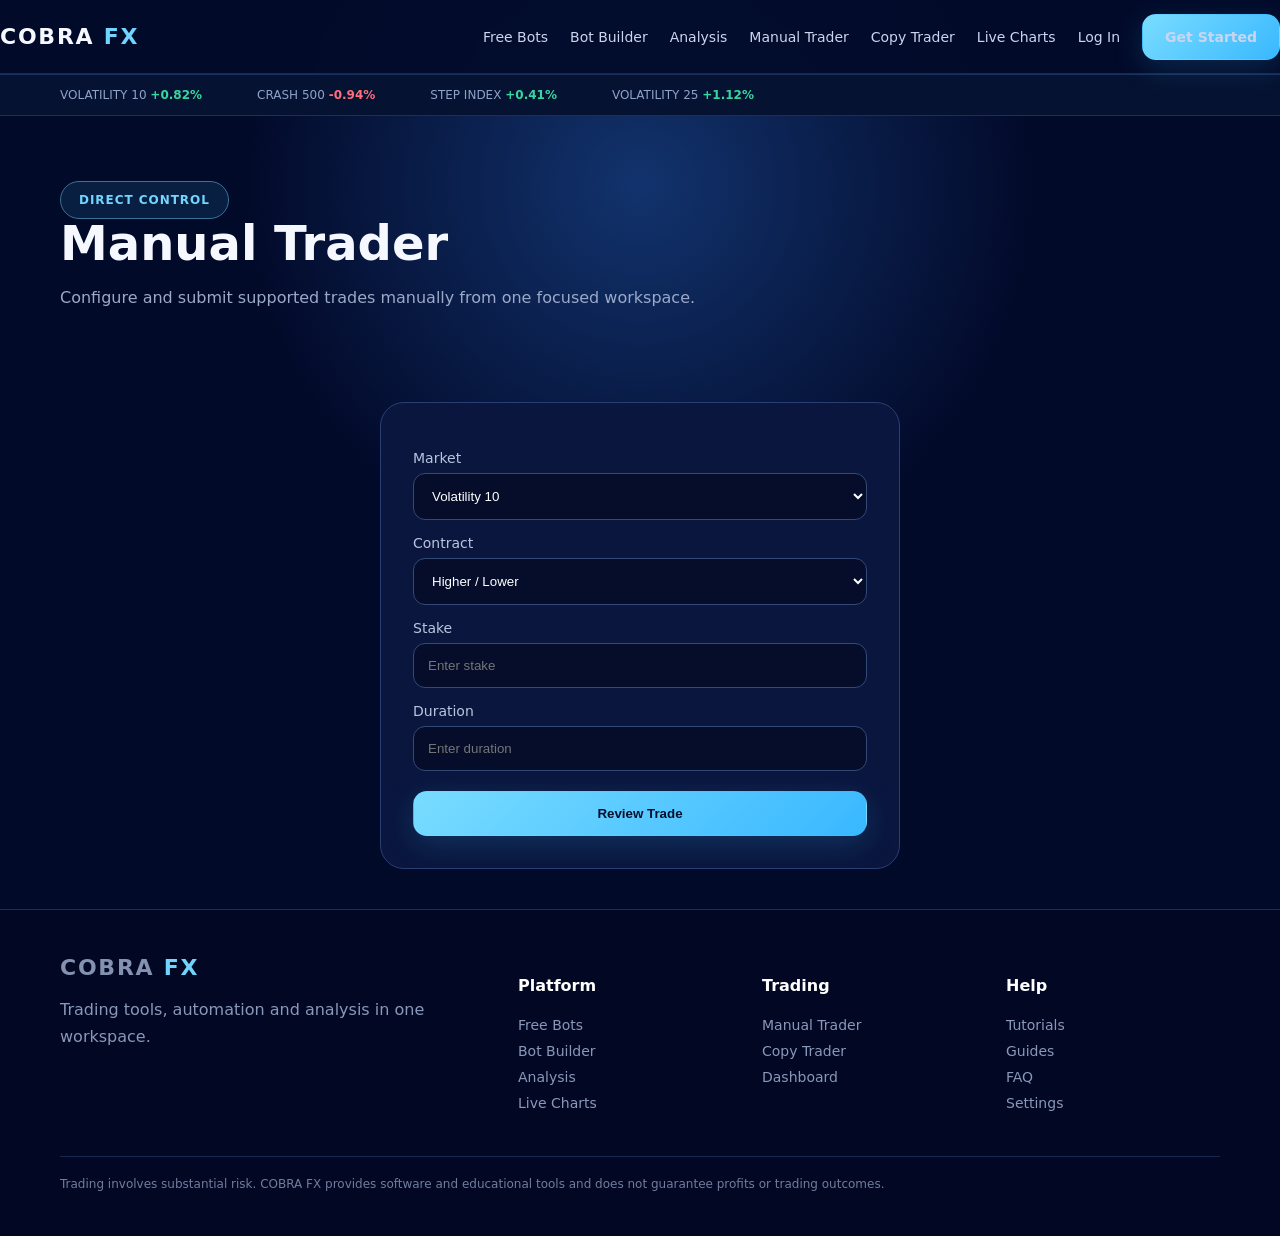
<file: manual.html>
<!doctype html><html lang="en"><head><meta charset="utf-8"><meta name="viewport" content="width=device-width,initial-scale=1">
<title>Manual Trader | COBRA FX</title><link rel="stylesheet" href="styles.css"><link rel="manifest" href="manifest.webmanifest"></head><body>

<header class="topbar"><div class="container" style="display:flex;align-items:center;justify-content:space-between;width:100%">
<a class="logo" href="index.html">COBRA <span>FX</span></a>
<button class="menu-button btn btn-outline" data-menu aria-label="Open menu">☰</button><nav class="nav">
<a href="bots.html">Free Bots</a><a href="builder.html">Bot Builder</a><a href="analysis.html">Analysis</a>
<a href="manual.html">Manual Trader</a><a href="copy.html">Copy Trader</a><a href="charts.html">Live Charts</a>
<a href="login.html">Log In</a><a class="btn btn-primary" href="signup.html">Get Started</a>
</nav></div></header>
<div class="ticker"><div class="container ticker-inner">
<span>VOLATILITY 10 <b class="up">+0.82%</b></span><span>CRASH 500 <b class="down">-0.94%</b></span>
<span>STEP INDEX <b class="up">+0.41%</b></span><span>VOLATILITY 25 <b class="up">+1.12%</b></span>
</div></div>
<main class="container"><div class="pagehead"><span class="pill">DIRECT CONTROL</span><h1>Manual Trader</h1><p>Configure and submit supported trades manually from one focused workspace.</p></div><div class="form"><label>Market</label><select><option>Volatility 10</option><option>Step Index</option></select><label>Contract</label><select><option>Higher / Lower</option><option>Even / Odd</option><option>Rise / Fall</option></select><label>Stake</label><input placeholder="Enter stake"><label>Duration</label><input placeholder="Enter duration"><button class="btn btn-primary">Review Trade</button></div></main>
<footer class="footer"><div class="container footer-grid">
<div><div class="logo">COBRA <span>FX</span></div><p style="color:#8998b9;line-height:1.7">Trading tools, automation and analysis in one workspace.</p></div>
<div><h4>Platform</h4><a href="bots.html">Free Bots</a><a href="builder.html">Bot Builder</a><a href="analysis.html">Analysis</a><a href="charts.html">Live Charts</a></div>
<div><h4>Trading</h4><a href="manual.html">Manual Trader</a><a href="copy.html">Copy Trader</a><a href="dashboard.html">Dashboard</a></div>
<div><h4>Help</h4><a href="tutorials.html">Tutorials</a><a href="guides.html">Guides</a><a href="faq.html">FAQ</a><a href="settings.html">Settings</a></div>
</div><div class="container" style="margin-top:35px;padding-top:20px;border-top:1px solid #172752;color:#6f7d9d;font-size:12px">
Trading involves substantial risk. COBRA FX provides software and educational tools and does not guarantee profits or trading outcomes.
</div></footer>
<script src="app.js"></script><script>if("serviceWorker" in navigator){navigator.serviceWorker.register("sw.js").catch(()=>{});}</script></body></html>
</file>
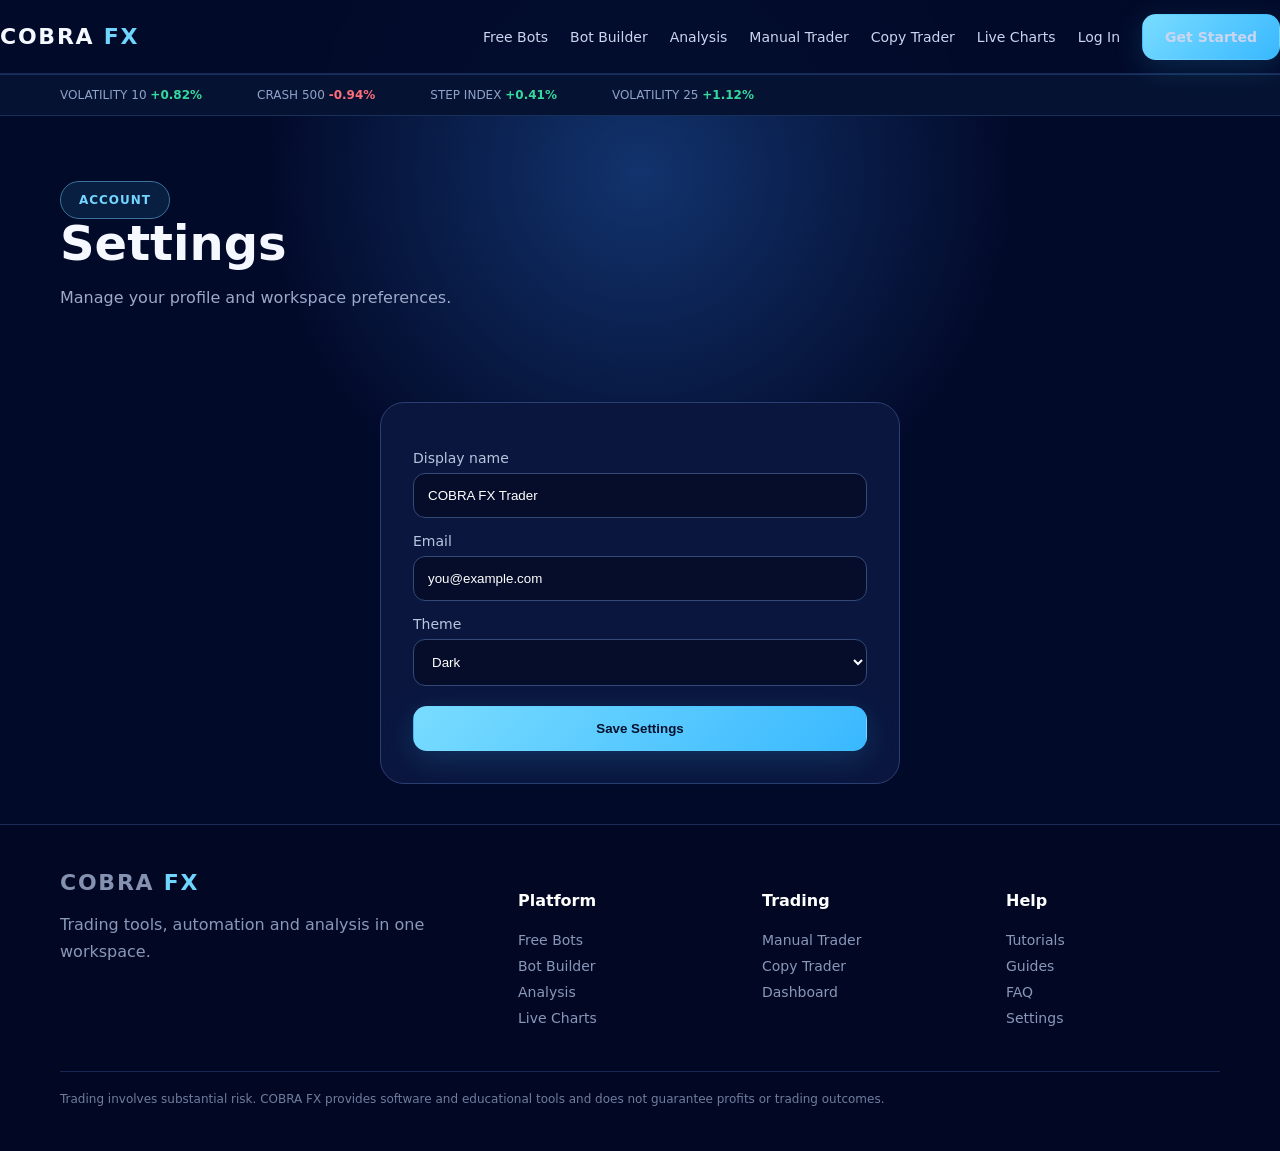
<file: settings.html>
<!doctype html><html lang="en"><head><meta charset="utf-8"><meta name="viewport" content="width=device-width,initial-scale=1">
<title>Settings | COBRA FX</title><link rel="stylesheet" href="styles.css"><link rel="manifest" href="manifest.webmanifest"></head><body>

<header class="topbar"><div class="container" style="display:flex;align-items:center;justify-content:space-between;width:100%">
<a class="logo" href="index.html">COBRA <span>FX</span></a>
<button class="menu-button btn btn-outline" data-menu aria-label="Open menu">☰</button><nav class="nav">
<a href="bots.html">Free Bots</a><a href="builder.html">Bot Builder</a><a href="analysis.html">Analysis</a>
<a href="manual.html">Manual Trader</a><a href="copy.html">Copy Trader</a><a href="charts.html">Live Charts</a>
<a href="login.html">Log In</a><a class="btn btn-primary" href="signup.html">Get Started</a>
</nav></div></header>
<div class="ticker"><div class="container ticker-inner">
<span>VOLATILITY 10 <b class="up">+0.82%</b></span><span>CRASH 500 <b class="down">-0.94%</b></span>
<span>STEP INDEX <b class="up">+0.41%</b></span><span>VOLATILITY 25 <b class="up">+1.12%</b></span>
</div></div>
<main class="container"><div class="pagehead"><span class="pill">ACCOUNT</span><h1>Settings</h1><p>Manage your profile and workspace preferences.</p></div><div class="form"><label>Display name</label><input value="COBRA FX Trader"><label>Email</label><input value="you@example.com"><label>Theme</label><select><option>Dark</option><option>System</option></select><button class="btn btn-primary">Save Settings</button></div></main>
<footer class="footer"><div class="container footer-grid">
<div><div class="logo">COBRA <span>FX</span></div><p style="color:#8998b9;line-height:1.7">Trading tools, automation and analysis in one workspace.</p></div>
<div><h4>Platform</h4><a href="bots.html">Free Bots</a><a href="builder.html">Bot Builder</a><a href="analysis.html">Analysis</a><a href="charts.html">Live Charts</a></div>
<div><h4>Trading</h4><a href="manual.html">Manual Trader</a><a href="copy.html">Copy Trader</a><a href="dashboard.html">Dashboard</a></div>
<div><h4>Help</h4><a href="tutorials.html">Tutorials</a><a href="guides.html">Guides</a><a href="faq.html">FAQ</a><a href="settings.html">Settings</a></div>
</div><div class="container" style="margin-top:35px;padding-top:20px;border-top:1px solid #172752;color:#6f7d9d;font-size:12px">
Trading involves substantial risk. COBRA FX provides software and educational tools and does not guarantee profits or trading outcomes.
</div></footer>
<script src="app.js"></script><script>if("serviceWorker" in navigator){navigator.serviceWorker.register("sw.js").catch(()=>{});}</script></body></html>
</file>
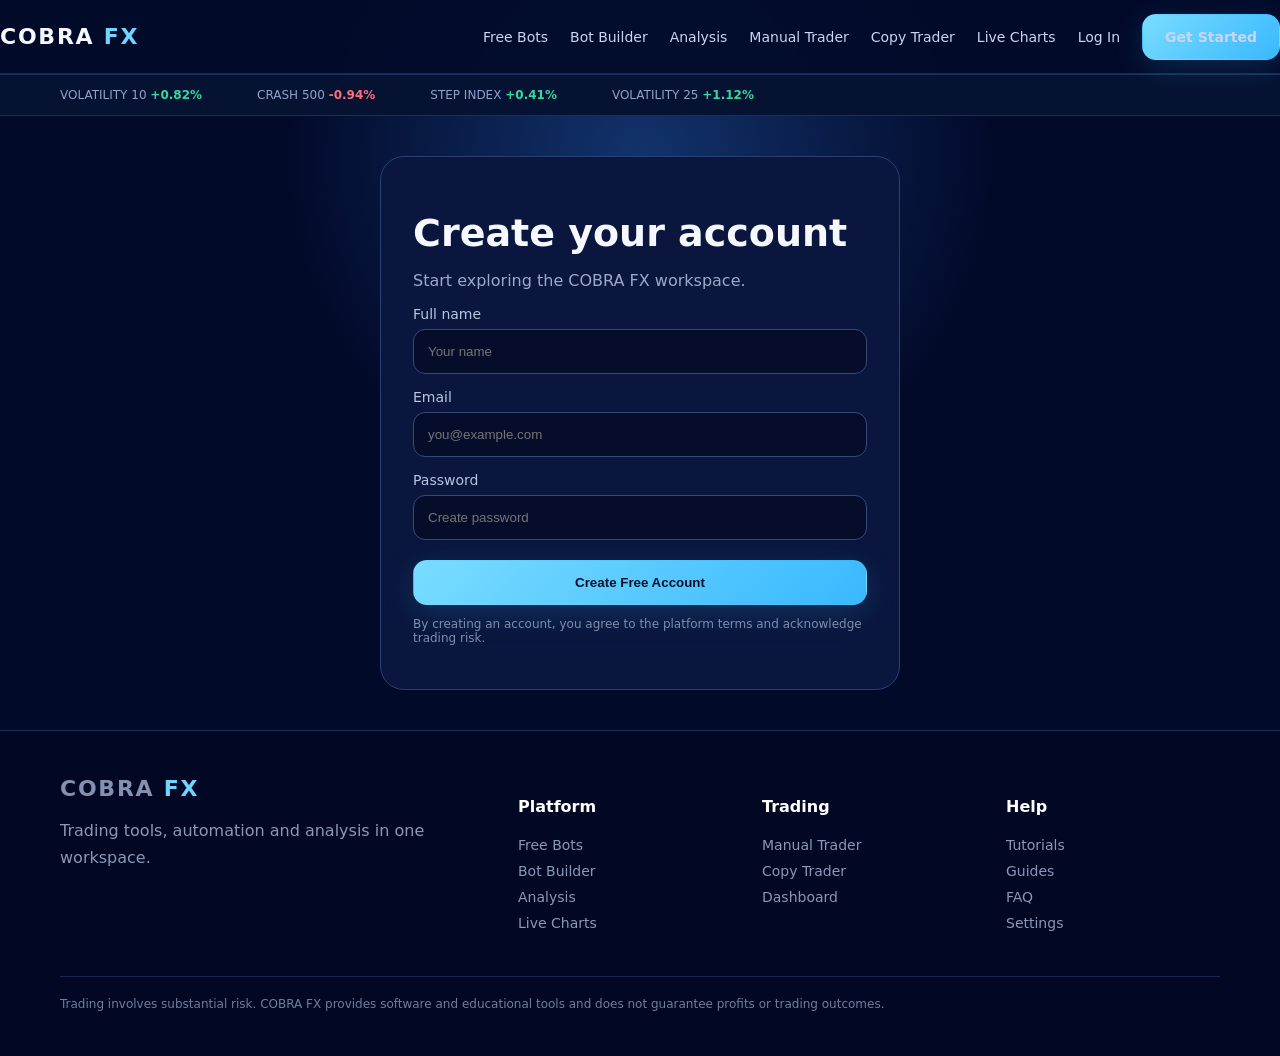
<file: signup.html>
<!doctype html><html lang="en"><head><meta charset="utf-8"><meta name="viewport" content="width=device-width,initial-scale=1">
<title>Create Account | COBRA FX</title><link rel="stylesheet" href="styles.css"><link rel="manifest" href="manifest.webmanifest"></head><body>

<header class="topbar"><div class="container" style="display:flex;align-items:center;justify-content:space-between;width:100%">
<a class="logo" href="index.html">COBRA <span>FX</span></a>
<button class="menu-button btn btn-outline" data-menu aria-label="Open menu">☰</button><nav class="nav">
<a href="bots.html">Free Bots</a><a href="builder.html">Bot Builder</a><a href="analysis.html">Analysis</a>
<a href="manual.html">Manual Trader</a><a href="copy.html">Copy Trader</a><a href="charts.html">Live Charts</a>
<a href="login.html">Log In</a><a class="btn btn-primary" href="signup.html">Get Started</a>
</nav></div></header>
<div class="ticker"><div class="container ticker-inner">
<span>VOLATILITY 10 <b class="up">+0.82%</b></span><span>CRASH 500 <b class="down">-0.94%</b></span>
<span>STEP INDEX <b class="up">+0.41%</b></span><span>VOLATILITY 25 <b class="up">+1.12%</b></span>
</div></div>
<main class="container"><div class="form"><h1 style="font-size:38px">Create your account</h1><p style="color:#9ca9c9">Start exploring the COBRA FX workspace.</p><label>Full name</label><input placeholder="Your name"><label>Email</label><input type="email" placeholder="you@example.com"><label>Password</label><input type="password" placeholder="Create password"><button class="btn btn-primary">Create Free Account</button><p style="font-size:12px;color:#7f8dab">By creating an account, you agree to the platform terms and acknowledge trading risk.</p></div></main>
<footer class="footer"><div class="container footer-grid">
<div><div class="logo">COBRA <span>FX</span></div><p style="color:#8998b9;line-height:1.7">Trading tools, automation and analysis in one workspace.</p></div>
<div><h4>Platform</h4><a href="bots.html">Free Bots</a><a href="builder.html">Bot Builder</a><a href="analysis.html">Analysis</a><a href="charts.html">Live Charts</a></div>
<div><h4>Trading</h4><a href="manual.html">Manual Trader</a><a href="copy.html">Copy Trader</a><a href="dashboard.html">Dashboard</a></div>
<div><h4>Help</h4><a href="tutorials.html">Tutorials</a><a href="guides.html">Guides</a><a href="faq.html">FAQ</a><a href="settings.html">Settings</a></div>
</div><div class="container" style="margin-top:35px;padding-top:20px;border-top:1px solid #172752;color:#6f7d9d;font-size:12px">
Trading involves substantial risk. COBRA FX provides software and educational tools and does not guarantee profits or trading outcomes.
</div></footer>
<script src="app.js"></script><script>if("serviceWorker" in navigator){navigator.serviceWorker.register("sw.js").catch(()=>{});}</script></body></html>
</file>
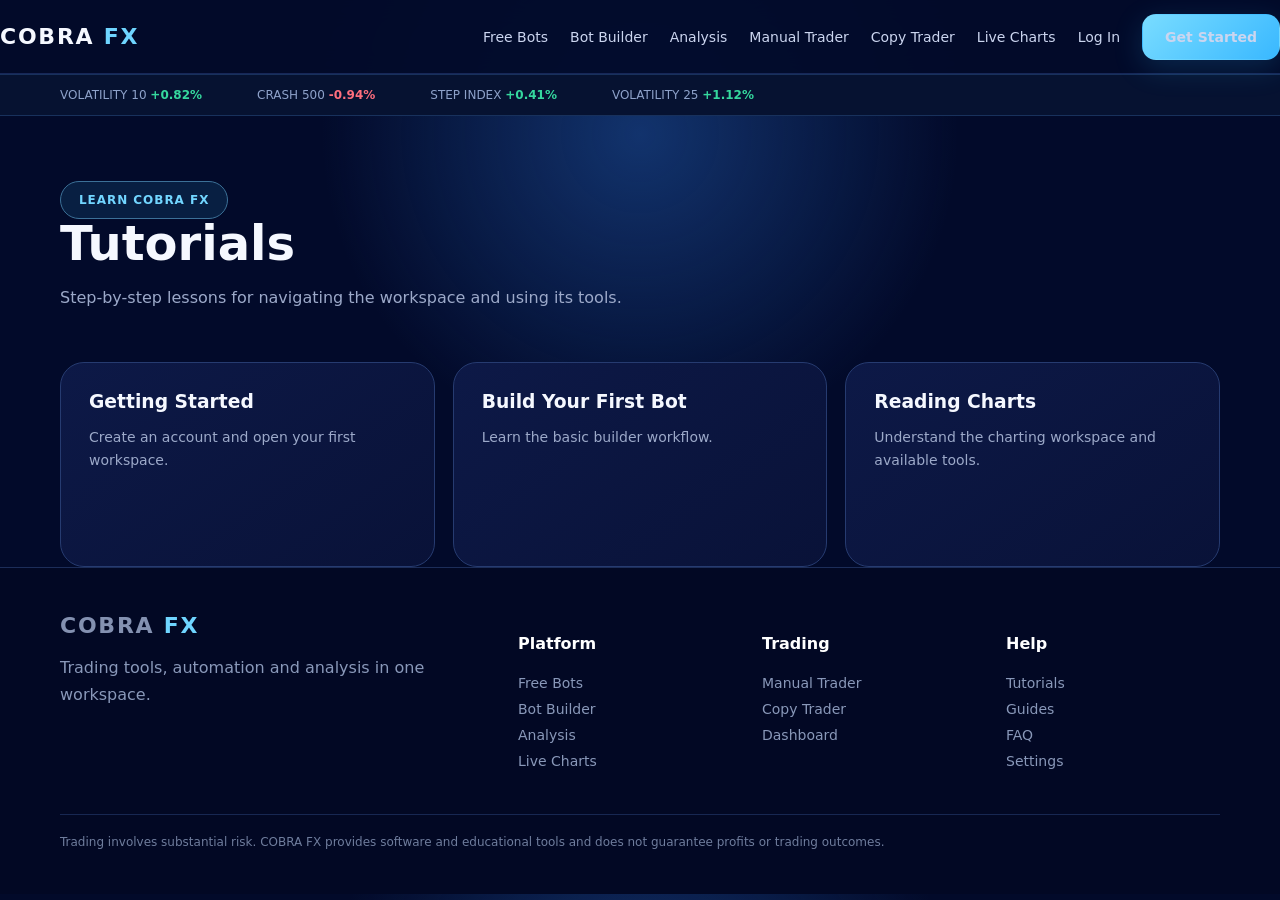
<file: tutorials.html>
<!doctype html><html lang="en"><head><meta charset="utf-8"><meta name="viewport" content="width=device-width,initial-scale=1">
<title>Tutorials | COBRA FX</title><link rel="stylesheet" href="styles.css"><link rel="manifest" href="manifest.webmanifest"></head><body>

<header class="topbar"><div class="container" style="display:flex;align-items:center;justify-content:space-between;width:100%">
<a class="logo" href="index.html">COBRA <span>FX</span></a>
<button class="menu-button btn btn-outline" data-menu aria-label="Open menu">☰</button><nav class="nav">
<a href="bots.html">Free Bots</a><a href="builder.html">Bot Builder</a><a href="analysis.html">Analysis</a>
<a href="manual.html">Manual Trader</a><a href="copy.html">Copy Trader</a><a href="charts.html">Live Charts</a>
<a href="login.html">Log In</a><a class="btn btn-primary" href="signup.html">Get Started</a>
</nav></div></header>
<div class="ticker"><div class="container ticker-inner">
<span>VOLATILITY 10 <b class="up">+0.82%</b></span><span>CRASH 500 <b class="down">-0.94%</b></span>
<span>STEP INDEX <b class="up">+0.41%</b></span><span>VOLATILITY 25 <b class="up">+1.12%</b></span>
</div></div>
<main class="container"><div class="pagehead"><span class="pill">LEARN COBRA FX</span><h1>Tutorials</h1><p>Step-by-step lessons for navigating the workspace and using its tools.</p></div><div class="grid"><div class="card"><h3>Getting Started</h3><p>Create an account and open your first workspace.</p></div><div class="card"><h3>Build Your First Bot</h3><p>Learn the basic builder workflow.</p></div><div class="card"><h3>Reading Charts</h3><p>Understand the charting workspace and available tools.</p></div></div></main>
<footer class="footer"><div class="container footer-grid">
<div><div class="logo">COBRA <span>FX</span></div><p style="color:#8998b9;line-height:1.7">Trading tools, automation and analysis in one workspace.</p></div>
<div><h4>Platform</h4><a href="bots.html">Free Bots</a><a href="builder.html">Bot Builder</a><a href="analysis.html">Analysis</a><a href="charts.html">Live Charts</a></div>
<div><h4>Trading</h4><a href="manual.html">Manual Trader</a><a href="copy.html">Copy Trader</a><a href="dashboard.html">Dashboard</a></div>
<div><h4>Help</h4><a href="tutorials.html">Tutorials</a><a href="guides.html">Guides</a><a href="faq.html">FAQ</a><a href="settings.html">Settings</a></div>
</div><div class="container" style="margin-top:35px;padding-top:20px;border-top:1px solid #172752;color:#6f7d9d;font-size:12px">
Trading involves substantial risk. COBRA FX provides software and educational tools and does not guarantee profits or trading outcomes.
</div></footer>
<script src="app.js"></script><script>if("serviceWorker" in navigator){navigator.serviceWorker.register("sw.js").catch(()=>{});}</script></body></html>
</file>
<file: styles.css>
:root{
  --bg:#020a2a; --bg2:#07143b; --panel:#0b1742; --panel2:#101d50;
  --line:#26386f; --blue:#6fd5ff; --blue2:#37b8ff; --text:#f5f8ff;
  --muted:#9ca9c9; --green:#24d69a; --yellow:#ffd83d; --purple:#a88cff;
}
*{box-sizing:border-box} html{scroll-behavior:smooth}
body{margin:0;font-family:Inter,system-ui,-apple-system,Segoe UI,sans-serif;background:
radial-gradient(circle at 50% 15%,#12336d 0,transparent 32%),var(--bg);color:var(--text)}
a{text-decoration:none;color:inherit}.container{width:min(1160px,92%);margin:auto}
.topbar{height:74px;display:flex;align-items:center;justify-content:space-between;border-bottom:1px solid #172758;background:#030b2aee;backdrop-filter:blur(12px);position:sticky;top:0;z-index:20}
.logo{font-size:22px;font-weight:900;letter-spacing:.08em}.logo span{color:var(--blue)}
.nav{display:flex;gap:22px;align-items:center}.nav a{color:#cbd5ef;font-size:14px}.nav a:hover{color:var(--blue)}
.btn{display:inline-flex;align-items:center;justify-content:center;padding:14px 22px;border-radius:14px;font-weight:800;border:1px solid transparent;cursor:pointer}
.btn-primary{background:linear-gradient(135deg,#79dcff,#39b8ff);color:#04102c;box-shadow:0 8px 30px #36bfff2c}
.btn-light{background:#fff;color:#07102e}.btn-outline{border-color:#365080;background:#0b1742;color:#e8efff}
.hero{padding:92px 0 70px;text-align:center}.pill{display:inline-block;padding:11px 18px;border:1px solid #3c7198;background:#0b2a4eaa;color:#72d6ff;border-radius:999px;font-size:12px;font-weight:800;letter-spacing:.08em}
h1{font-size:clamp(42px,7vw,78px);line-height:1.02;margin:25px auto 18px;max-width:900px}
.hero p{max-width:760px;margin:0 auto 30px;color:var(--muted);font-size:18px;line-height:1.7}.actions{display:flex;gap:14px;justify-content:center;flex-wrap:wrap}
.ticker{border-top:1px solid #18315c;border-bottom:1px solid #18315c;background:#061231;overflow:hidden}.ticker-inner{display:flex;gap:55px;white-space:nowrap;padding:13px 0;color:#8ea2ca;font-size:12px}.up{color:#35d89e}.down{color:#ff6e7d}
.section{padding:76px 0}.section-title{text-align:center;font-size:34px;margin:0 0 12px}.section-sub{text-align:center;color:var(--muted);max-width:700px;margin:0 auto 38px;line-height:1.7}
.grid{display:grid;grid-template-columns:repeat(3,1fr);gap:18px}.card{background:linear-gradient(145deg,#0d1947,#091238);border:1px solid #263b70;border-radius:24px;padding:28px;min-height:205px}.icon{width:58px;height:58px;border-radius:18px;background:#18305c;display:grid;place-items:center;color:var(--blue);font-size:25px;margin-bottom:20px}.card h3{margin:0 0 10px}.card p{color:var(--muted);line-height:1.6;font-size:14px}
.stats{display:grid;grid-template-columns:repeat(4,1fr);gap:15px}.stat{padding:25px;border-radius:18px;border:1px solid #28416f;background:#0b1941;text-align:center}.stat strong{font-size:30px}.stat small{display:block;color:#8c9abb;margin-top:5px}
.pagehead{padding:65px 0 35px}.pagehead h1{font-size:48px;margin:0 0 12px}.pagehead p{color:var(--muted);max-width:720px;line-height:1.7}
.table{width:100%;border-collapse:collapse;background:#081438;border:1px solid #263b70;border-radius:18px;overflow:hidden}.table th,.table td{padding:15px;text-align:left;border-bottom:1px solid #1b2b59;color:#cbd5e8}.table th{color:#fff}
.form{max-width:520px;margin:40px auto;background:#0a163e;border:1px solid #2a3f71;padding:32px;border-radius:24px}.form label{display:block;color:#b9c5df;margin:15px 0 7px;font-size:14px}.form input,.form select,.form textarea{width:100%;padding:14px;border-radius:12px;border:1px solid #334a79;background:#050d2a;color:#fff}.form .btn{width:100%;margin-top:20px}
.dashboard{display:grid;grid-template-columns:220px 1fr;min-height:calc(100vh - 74px)}.side{border-right:1px solid #172758;background:#040d2c;padding:22px}.side a{display:block;padding:13px;border-radius:10px;color:#aebbd6;margin-bottom:5px}.side a:hover,.side a.active{background:#102250;color:#70d8ff}.main{padding:28px}.quick{display:grid;grid-template-columns:repeat(4,1fr);gap:15px}.quick .card{min-height:130px;text-align:center;padding:20px}.chart{height:300px;border:1px solid #294070;border-radius:22px;background:
linear-gradient(#122452 1px,transparent 1px),linear-gradient(90deg,#122452 1px,transparent 1px),#071438;background-size:40px 40px;display:flex;align-items:center;justify-content:center;color:#6ed7ff}
.footer{border-top:1px solid #1c2d59;padding:45px 0;color:#8491b1;background:#020824}.footer-grid{display:grid;grid-template-columns:2fr 1fr 1fr 1fr;gap:30px}.footer h4{color:#fff}.footer a{display:block;margin:10px 0;color:#8998b9;font-size:14px}
.notice{padding:18px;border:1px solid #31466f;background:#0b183e;border-radius:16px;color:#9eabc8;line-height:1.6}
@media(max-width:800px){.nav{display:none}.grid{grid-template-columns:1fr 1fr}.stats{grid-template-columns:1fr 1fr}.dashboard{grid-template-columns:1fr}.side{display:none}.quick{grid-template-columns:1fr 1fr}.footer-grid{grid-template-columns:1fr 1fr}.hero{padding-top:65px}}
@media(max-width:520px){.grid,.stats,.quick{grid-template-columns:1fr}h1{font-size:44px}.pagehead h1{font-size:38px}.footer-grid{grid-template-columns:1fr}.card{min-height:auto}}

.nav.open{display:flex!important;position:absolute;top:74px;left:0;right:0;padding:18px;background:#030b2a;flex-direction:column;border-bottom:1px solid #1c2d59}
[data-panel]{display:none}[data-panel].active{display:block}
@media(max-width:800px){.topbar .nav{display:none}.nav.open{display:flex}.menu-button{display:block}}
@media(min-width:801px){.menu-button{display:none}}
</file>
